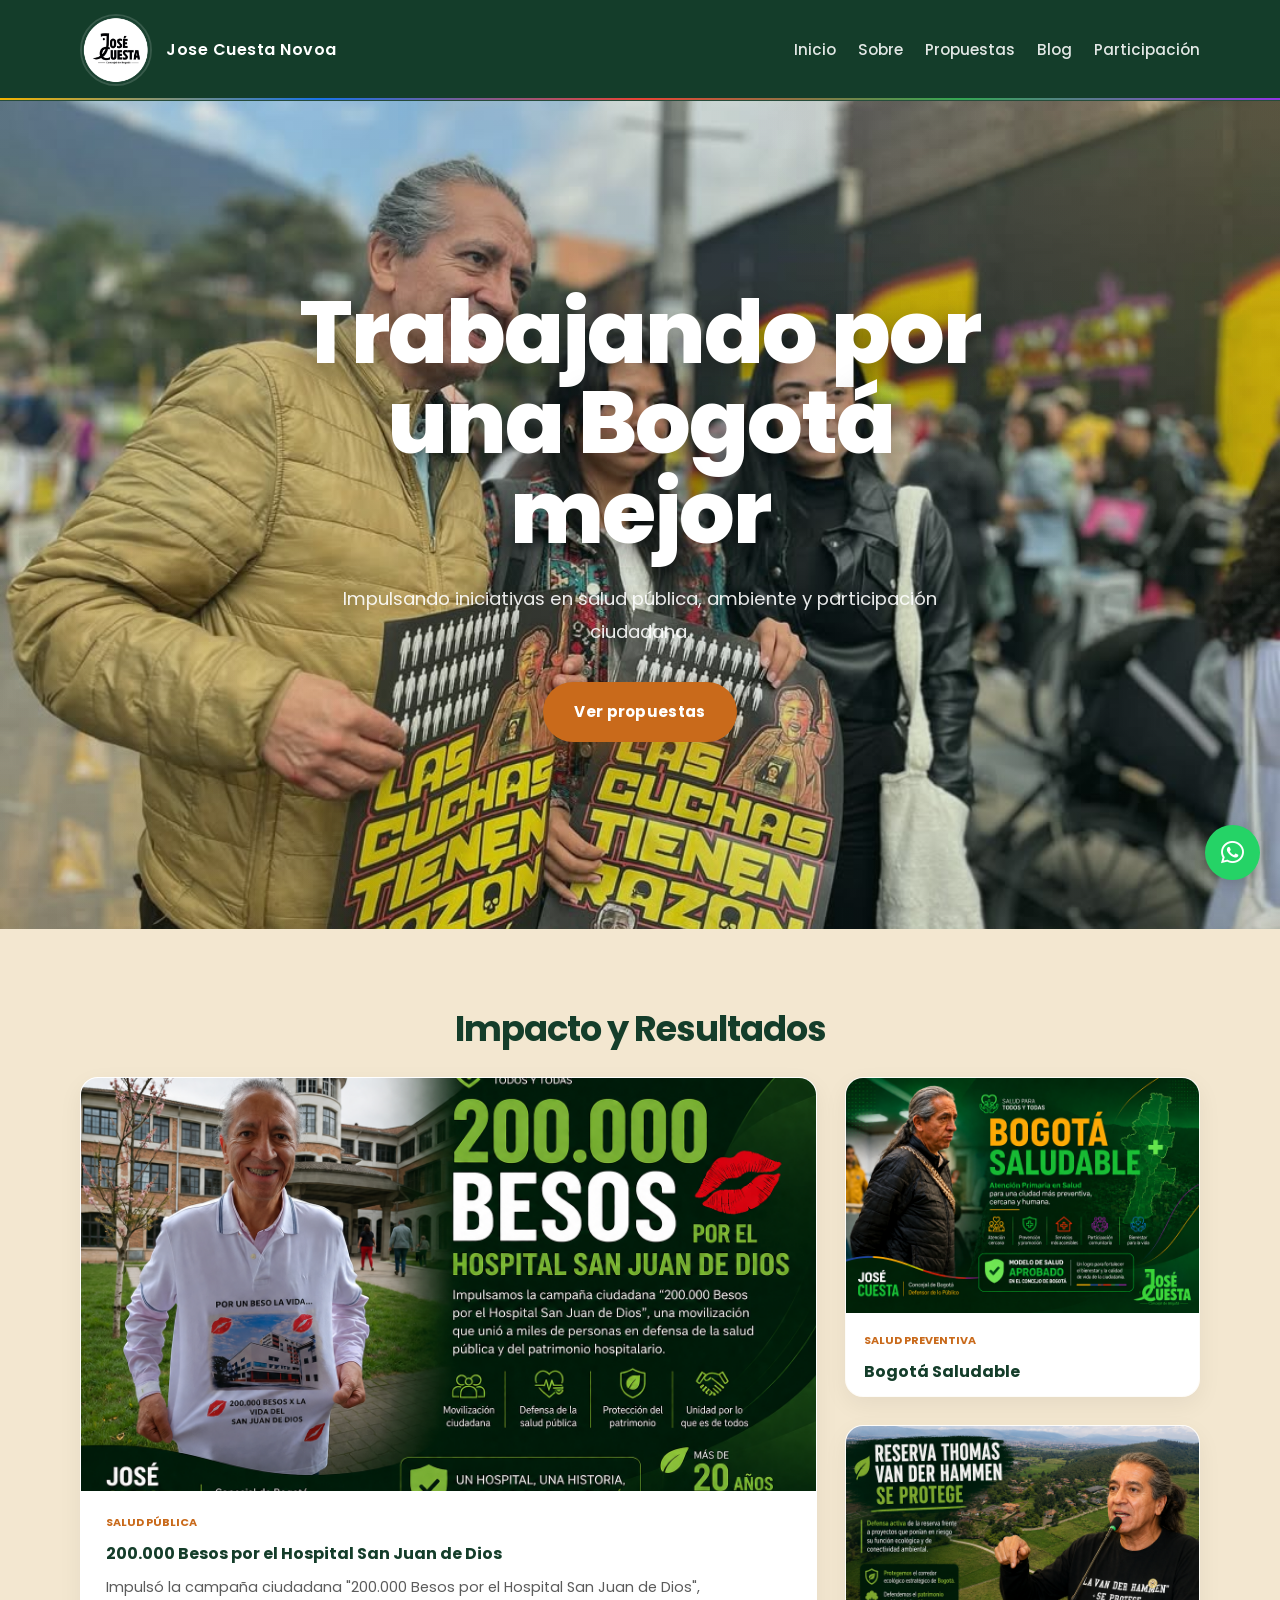
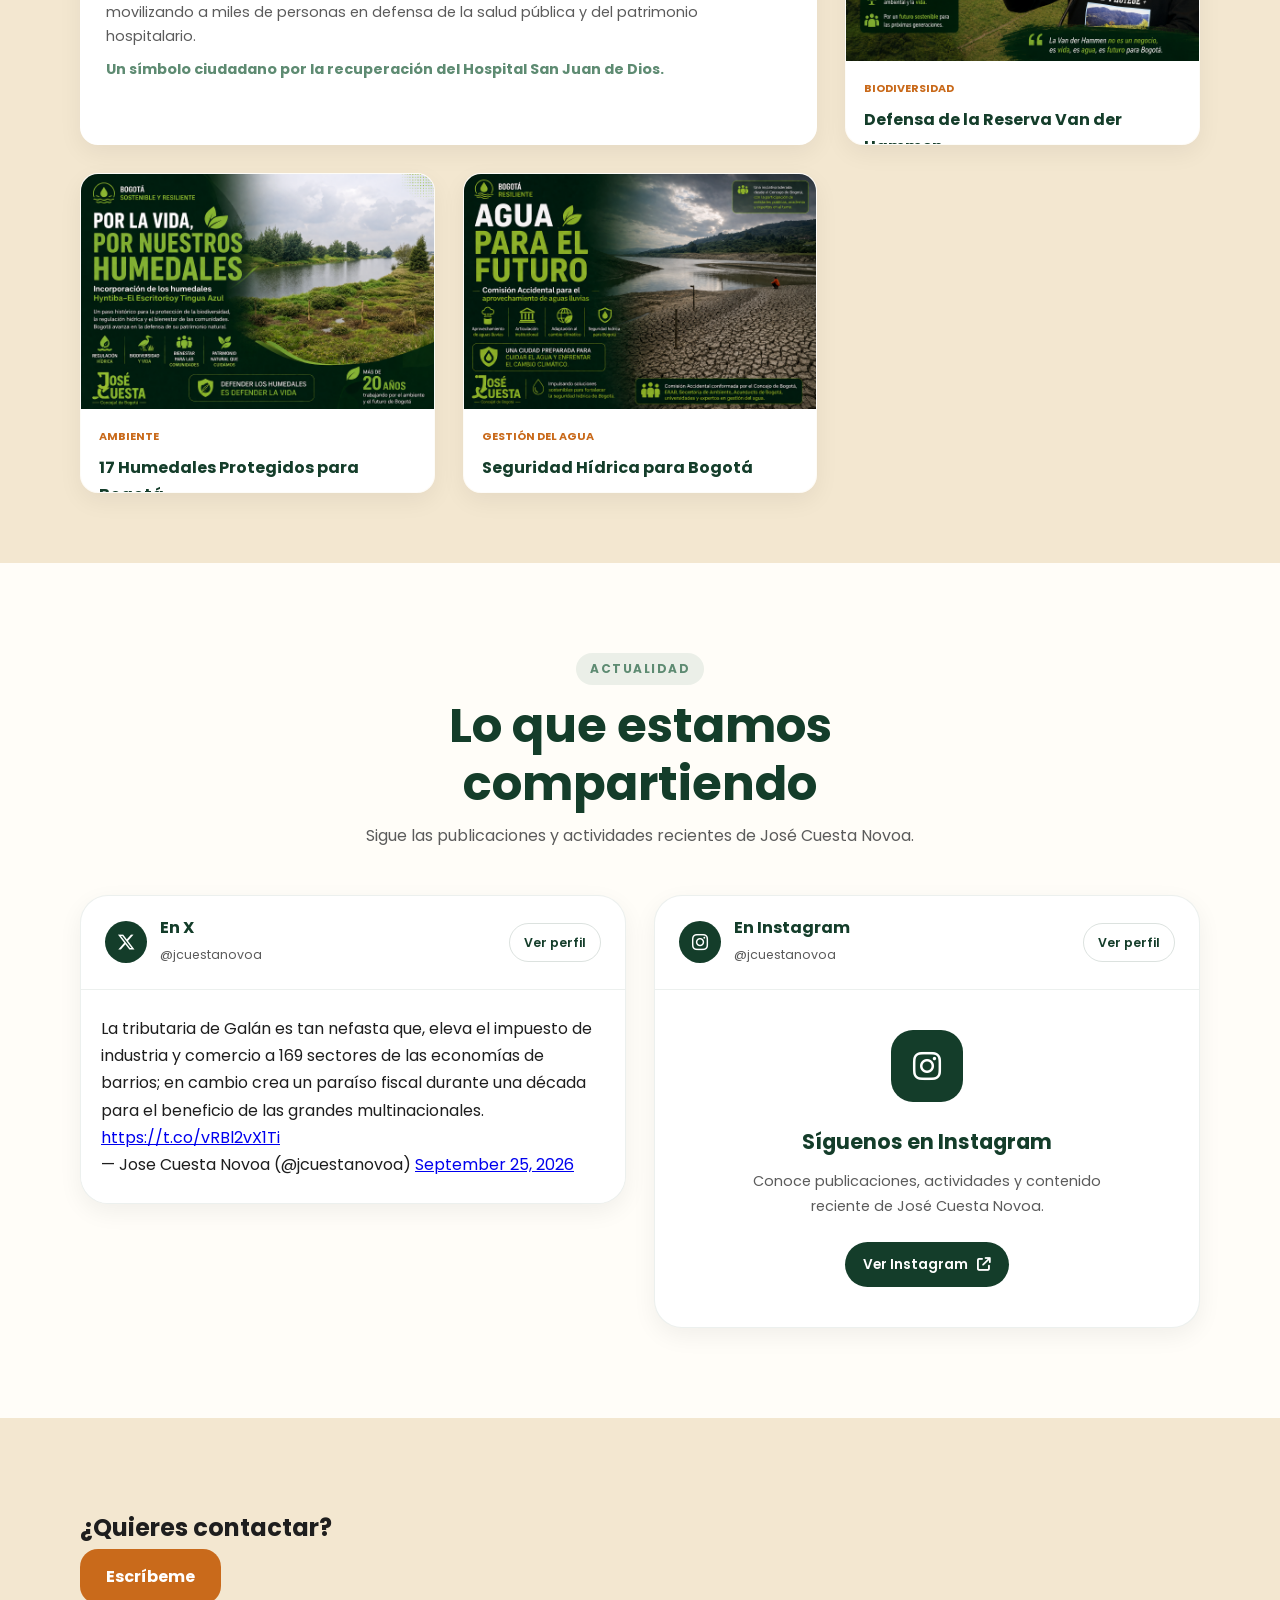
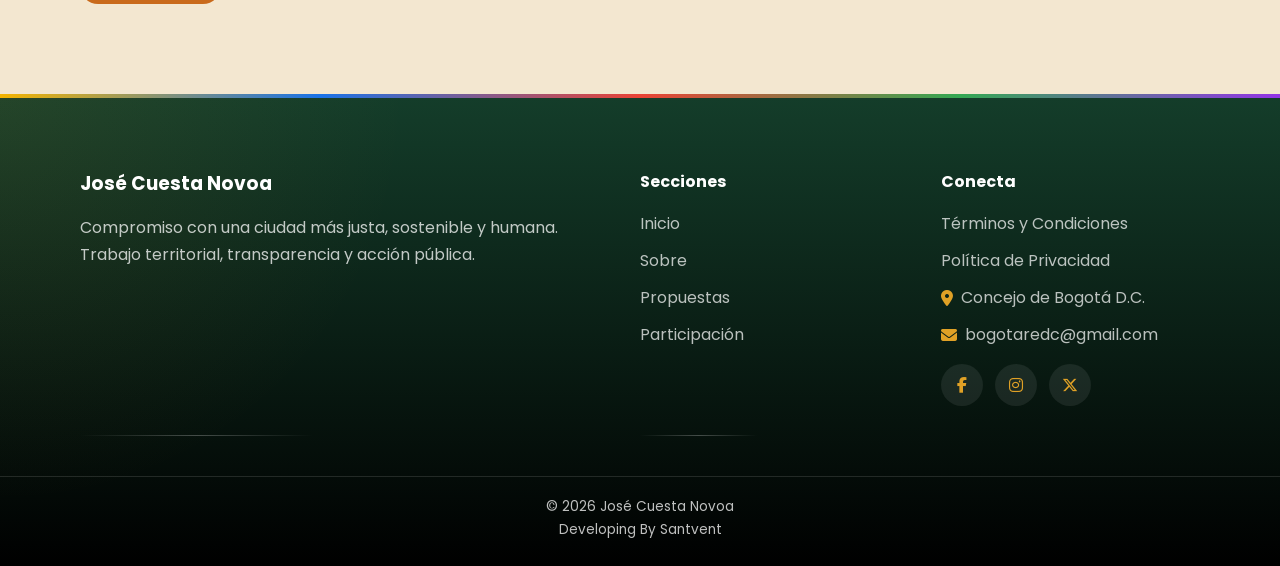
<file: index.html>
<!DOCTYPE html>
<html lang="es">

<head>
  <meta charset="UTF-8">
  <meta name="viewport" content="width=device-width, initial-scale=1.0">

  <!-- TÍTULO -->
  <title>José Cuesta Novoa | Página Oficial</title>

  <!-- SEO -->
  <meta name="description"
    content="Página oficial de José Cuesta Novoa. Propuestas, participación ciudadana, ambiente, salud pública y compromiso social por Bogotá.">

  <meta name="keywords"
    content="José Cuesta, Bogotá, concejal, participación ciudadana, ambiente, salud pública, propuestas, jose cuesta">

  <meta name="author" content="José Cuesta Novoa">

  <meta name="robots" content="index, follow">

  <meta name="theme-color" content="#0f172a">

  <!-- CANONICAL -->
  <link rel="canonical" href="https://josecuestanovoa.com/">

  <!-- FAVICONS -->
  <link rel="icon" href="/assets/img/android-chrome-512x512.png">
  <link rel="apple-touch-icon" href="/assets/img/apple-touch-icon.png">

  <!-- OPEN GRAPH -->
  <meta property="og:title" content="José Cuesta Novoa | Página Oficial">

  <meta property="og:description"
    content="Conoce propuestas, iniciativas y proyectos enfocados en una Bogotá más justa, sostenible y humana.">

  <meta property="og:image" content="https://josecuestanovoa.com/assets/img/preview.png">

  <meta property="og:url" content="https://josecuestanovoa.com">

  <meta property="og:type" content="website">

  <meta property="og:locale" content="es_CO">

  <!-- TWITTER / X -->
  <meta name="twitter:card" content="summary_large_image">

  <meta name="twitter:title" content="José Cuesta Novoa | Página Oficial">

  <meta name="twitter:description" content="Propuestas e iniciativas para una Bogotá más justa y sostenible.">

  <meta name="twitter:image" content="https://josecuestanovoa.com/assets/img/preview.png">

  <!-- GOOGLE FONTS -->
  <link rel="preconnect" href="https://fonts.googleapis.com">

  <link rel="preconnect" href="https://fonts.gstatic.com" crossorigin>

  <link href="https://fonts.googleapis.com/css2?family=Poppins:wght@300;400;500;600;700;800&display=swap"
    rel="stylesheet">

  <!-- FONT AWESOME -->
  <link rel="stylesheet" href="https://cdnjs.cloudflare.com/ajax/libs/font-awesome/6.5.0/css/all.min.css">

  <!-- CSS -->
  <link rel="stylesheet" href="/assets/css/sections.css">
  <link rel="stylesheet" href="/assets/css/styles.css">
  <link rel="stylesheet" href="/assets/css/hero-home.css">
  <link rel="stylesheet" href="/assets/css/whatsapp.css">
  <link rel="stylesheet" href="/assets/css/feed.css">

</head>

<body>

  <!-- HEADER -->
  <header>
    <div class="container">

      <div class="brand">
        <img src="/assets/img/Logo.png" alt="Logo - Jose Cuesta Novoa" class="logo">
        <h1>Jose Cuesta Novoa</h1>
      </div>

      <div class="menu-toggle" id="menuToggle">
        <i class="fa-solid fa-bars"></i>
      </div>

      <nav id="navMenu">
        <a href="index.html">Inicio</a>
        <a href="pages/sobre.html">Sobre</a>
        <a href="pages/propuestas.html">Propuestas</a>
        <a href="pages/blog.html">Blog</a>
        <a href="pages/participacion.html">Participación</a>
      </nav>

    </div>
  </header>

  <main>

    <!-- HERO -->
    <section class="hero hero-home">
      <div class="container">
        <h2>Trabajando por una Bogotá mejor</h2>

        <p>
          Impulsando iniciativas en salud pública, ambiente y participación ciudadana.
        </p>
        <a href="pages/propuestas.html" class="btn">Ver propuestas</a>
      </div>
    </section>

    <!-- DESTACADOS -->

    <section class="highlights">

      <div class="container">

        <h2 class="titulo-cards-index">
          Impacto y Resultados
        </h2>

        <div class="cards">

          <!-- CARD 1 chekeada -->

          <div class="card featured">

            <img src="assets/img/sanjuandedios.png" alt="200.000 Besos por el Hospital San Juan de Dios"
              data-title="200.000 Besos por el Hospital San Juan de Dios"
              data-desc="José Cuesta Novoa impulsó la campaña ciudadana '200.000 Besos por el Hospital San Juan de Dios', una iniciativa simbólica que reunió a miles de ciudadanos en defensa de la reapertura del hospital. La movilización fortaleció el debate público sobre la recuperación de este patrimonio histórico y su importancia para la salud pública en Colombia.">

            <div class="card-overlay">
              <p>Conoce la historia</p>
            </div>

            <div class="card-content">

              <span class="card-tag">
                Salud Pública
              </span>

              <h3>
                200.000 Besos por el Hospital San Juan de Dios
              </h3>

              <p>
                Impulsó la campaña ciudadana "200.000 Besos por el Hospital San Juan de Dios",
                movilizando a miles de personas en defensa de la salud pública y del patrimonio hospitalario.
              </p>

              <p class="card-metric">
                Un símbolo ciudadano por la recuperación del Hospital San Juan de Dios.
              </p>

            </div>

          </div>



          <!-- CARD 2 chekeada-->

          <div class="card">

            <img src="assets/img/salud-preventiva.png" alt="Bogotá Saludable" data-title="Bogotá Saludable"
              data-desc="Como autor del Proyecto de Acuerdo No. 114 de 2025, José Cuesta Novoa impulsó la institucionalización del Modelo de Atención Primaria en Salud 'Bogotá Saludable'. La iniciativa, aprobada por el Concejo de Bogotá, fortalece la prevención, la atención territorial, el trabajo comunitario y el acceso oportuno a los servicios de salud, consolidando un enfoque que reconoce la salud como un derecho.">
            <div class="card-overlay">
              <p>Conoce la historia</p>
            </div>

            <div class="card-content">

              <span class="card-tag">
                Salud Preventiva
              </span>

              <h3>
                Bogotá Saludable
              </h3>

              <p>
                Autor del Proyecto de Acuerdo que fortalece la Atención Primaria en Salud, promoviendo la prevención, el
                trabajo comunitario y una atención más cercana.
              </p>

              <p class="card-metric">
                Salud preventiva con enfoque territorial y comunitario.
              </p>

            </div>

          </div>



          <!-- CARD 3 chekeada -->

          <div class="card">

            <img src="assets/img/Jose-Cuesta-vanderhammer.jpeg" alt="Reserva Thomas Van der Hammen"
              data-title="Defensa de la Reserva Van der Hammen"
              data-desc="José Cuesta Novoa ha mantenido una defensa permanente de la Reserva Thomas Van der Hammen, rechazando propuestas que implican la sustracción y fragmentación de áreas protegidas. A través del control político y la participación en acciones ciudadanas, ha promovido la protección de este corredor ecológico estratégico para la biodiversidad, el agua y la conectividad ambiental de Bogotá.">
            <div class="card-overlay">
              <p>Conoce la historia</p>
            </div>

            <div class="card-content">

              <span class="card-tag">
                Biodiversidad
              </span>

              <h3>
                Defensa de la Reserva Van der Hammen
              </h3>

              <p>
                Hemos promovido acciones de control político y defensa ambiental para proteger uno de los corredores
                ecológicos más importantes de Bogotá.
              </p>

              <p class="card-metric">
                Protección del agua, la biodiversidad y la conectividad ecológica.
              </p>

            </div>

          </div>



          <!-- CARD 4 checkeada -->

          <div class="card">

            <img src="assets/img/humedales.png" alt="17 Humedales Protegidos para Bogotá"
              data-title="17 Humedales Protegidos para Bogotá"
              data-desc="José Cuesta Novoa impulsó el Proyecto de Acuerdo No. 141 de 2023, mediante el cual se promovió la incorporación de los humedales Hyntiba–El Escritorio y Tingua Azul como Parques Ecológicos Distritales de Humedal. Con esta iniciativa, Bogotá pasó de tener 15 a 17 humedales oficialmente protegidos, fortaleciendo la protección de sus ecosistemas estratégicos.">


            <div class="card-overlay">
              <p>Conoce la historia</p>
            </div>

            <div class="card-content">

              <span class="card-tag">
                Ambiente
              </span>

              <h3>
                17 Humedales Protegidos para Bogotá
              </h3>

              <p>
                Impulsamos la protección oficial de los humedales Hyntiba-El Escritorio y Tingua Azul, fortaleciendo la
                red
                ecológica de la ciudad.
              </p>

              <p class="card-metric">
                Bogotá pasó de 15 a 17 humedales oficialmente protegidos.
              </p>

            </div>

          </div>



          <!-- CARD 5 -->

          <div class="card">
            <img src="assets/img/seguridadhidrica.png" alt="Seguridad Hídrica para Bogotá"
              data-title="Seguridad Hídrica para Bogotá"
              data-desc="Promovió la creación de una comisión interinstitucional para impulsar el aprovechamiento de aguas lluvias y fortalecer la seguridad hídrica de Bogotá. La iniciativa busca preparar a la ciudad frente a los desafíos del cambio climático y garantizar un uso más eficiente del recurso hídrico.">

            <div class="card-overlay">
              <p>Conoce la historia</p>
            </div>

            <div class="card-content">

              <span class="card-tag">
                Gestión del Agua
              </span>

              <h3>
                Seguridad Hídrica para Bogotá
              </h3>

              <p>
                Lideramos una comisión para impulsar el aprovechamiento de aguas lluvias y promover soluciones
                sostenibles frente a la crisis hídrica de Bogotá.
              </p>

              <p class="card-metric">
                Aprovechar el agua lluvia hoy para garantizar el agua del mañana.
              </p>

            </div>

          </div>

        </div>

      </div>

    </section>
    <!-- =========================
     ACTUALIDAD EN REDES
========================= -->

    <section class="social-feed">

      <div class="container">

        <div class="social-feed-header">
          <span class="social-feed-tag">ACTUALIDAD</span>

          <h2>Lo que estamos compartiendo</h2>

          <p>
            Sigue las publicaciones y actividades recientes de José Cuesta Novoa.
          </p>
        </div>


        <div class="social-feed-grid">

          <!-- =========================
           X
      ========================= -->

          <article class="social-feed-card">

            <div class="social-card-header">

              <div class="social-card-title">
                <i class="fa-brands fa-x-twitter"></i>

                <div>
                  <h3>En X</h3>
                  <span>@jcuestanovoa</span>
                </div>
              </div>

              <a href="https://x.com/jcuestanovoa" target="_blank" rel="noopener noreferrer" class="social-follow">
                Ver perfil
              </a>

            </div>

            <div class="x-feed">

              <blockquote class="twitter-tweet">
                <p lang="es" dir="ltr">
                  La tributaria de Galán es tan nefasta que, eleva el impuesto de industria y comercio a 169 sectores de
                  las economías de barrios; en cambio crea un paraíso fiscal durante una década para el beneficio de las
                  grandes multinacionales.
                  <a href="https://t.co/vRBl2vX1Ti">https://t.co/vRBl2vX1Ti</a>
                </p>
                &mdash; Jose Cuesta Novoa (@jcuestanovoa)
                <a href="https://x.com/jcuestanovoa/status/2103567281959628981">
                  September 25, 2026
                </a>
              </blockquote>

            </div>

          </article>

          <script async src="https://platform.x.com/widgets.js" charset="utf-8"></script>

          <!-- =========================
           INSTAGRAM
      ========================= -->

          <article class="social-feed-card">

            <div class="social-card-header">

              <div class="social-card-title">

                <i class="fa-brands fa-instagram"></i>

                <div>
                  <h3>En Instagram</h3>
                  <span>@jcuestanovoa</span>
                </div>

              </div>

              <a href="https://instagram.com/jcuestanovoa/" target="_blank" rel="noopener noreferrer"
                class="social-follow">
                Ver perfil
              </a>

            </div>


            <div class="instagram-feed">

              <div class="instagram-placeholder">

                <div class="instagram-placeholder-icon">
                  <i class="fa-brands fa-instagram"></i>
                </div>

                <h3>Síguenos en Instagram</h3>

                <p>
                  Conoce publicaciones, actividades y contenido
                  reciente de José Cuesta Novoa.
                </p>

                <a href="https://instagram.com/jcuestanovoa/" target="_blank" rel="noopener noreferrer"
                  class="instagram-button">
                  Ver Instagram
                  <i class="fa-solid fa-arrow-up-right-from-square"></i>
                </a>

              </div>

            </div>

          </article>

        </div>

      </div>

    </section>




    <!-- CTA -->
    <section class="cta">
      <div class="container">
        <h2>¿Quieres contactar?</h2>
        <a href="pages/participacion.html" class="btn">Escríbeme</a>
      </div>
    </section>

  </main>

  <div class="footer-pacto"></div>

  <!-- FOOTER -->
  <footer class="footer">
    <div class="container footer-grid">

      <div class="footer-brand">
        <h3>José Cuesta Novoa</h3>
        <p>Compromiso con una ciudad más justa, sostenible y humana. Trabajo territorial, transparencia y acción
          pública.</p>
      </div>

      <div class="footer-links">
        <h4>Secciones</h4>
        <a href="index.html">Inicio</a>
        <a href="pages/sobre.html">Sobre</a>
        <a href="pages/propuestas.html">Propuestas</a>
        <!-- <a href="pages/blog.html">Blog</a>-->
        <a href="pages/participacion.html">Participación</a>
      </div>

      <div class="footer-social">
        <h4>Conecta</h4>
        <a href="pages/terminos.html">Términos y Condiciones</a>
        <a href="pages/politica.html">Política de Privacidad</a>
        <a href="https://maps.app.goo.gl/qTK4TCnRMVVfSSFx6" target="_blank">
          <i class="fa-solid fa-location-dot"></i> Concejo de Bogotá D.C.
        </a> <a href="mailto:bogotaredc@gmail.com?subject=Contacto%20desde%20la%20web">
          <i class="fa-solid fa-envelope"></i> bogotaredc@gmail.com
        </a>

        <div class="social-icons">
          <a href="https://www.facebook.com/jcuestanovoa/"><i class="fa-brands fa-facebook-f"></i></a>
          <a href="https://instagram.com/jcuestanovoa/"><i class="fa-brands fa-instagram"></i></a>
          <a href="https://x.com/jcuestanovoa"><i class="fa-brands fa-x-twitter"></i></a>
        </div>
      </div>
    </div>



    <div class="footer-bottom">
      <p>© 2026 José Cuesta Novoa</p>
      <p>Developing By Santvent</p>
    </div>
  </footer>
  <a href="https://wa.me/573102286012" class="whatsapp-float" target="_blank">
    <i class="fa-brands fa-whatsapp"></i>
  </a>
  <div id="imageModal" class="modal">
    <span class="close">&times;</span>

    <div class="modal-wrapper">
      <img class="modal-content" id="modalImg">

      <div class="modal-info">
        <h3 id="modalTitle"></h3>
        <p id="modalDesc"></p>
      </div>
    </div>
  </div>


  <script src="/assets/js/scriptZoomImg.js"></script>
  <script src="/assets/js/menu.js"></script>
</body>

</html>
</file>
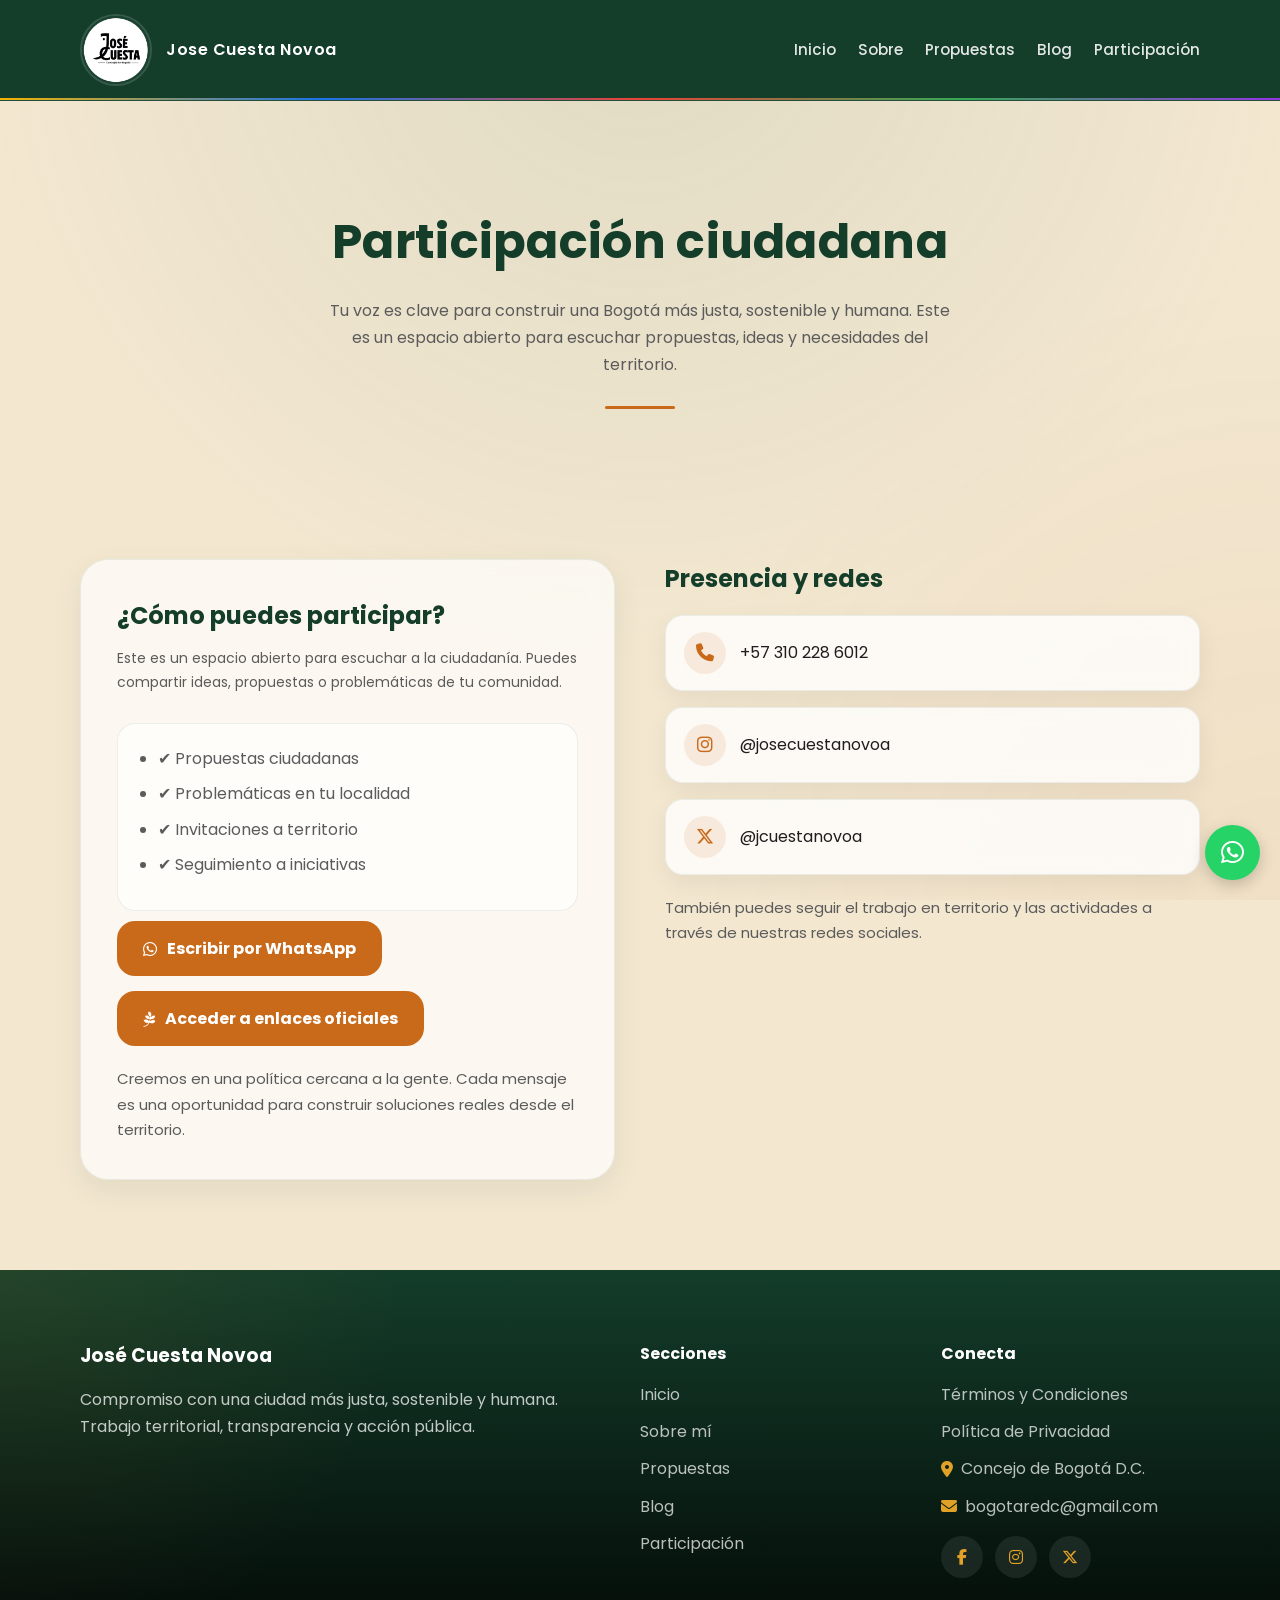
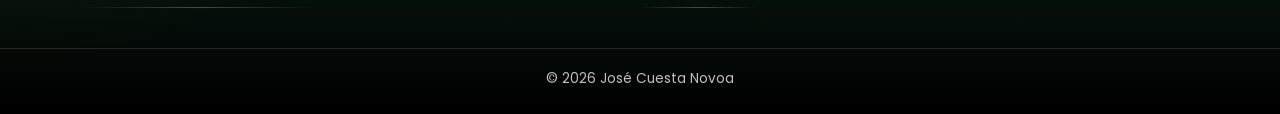
<file: pages/contacto.html>
<!DOCTYPE html>
<html lang="es">

<head>
  <meta charset="UTF-8">
  <meta name="viewport" content="width=device-width, initial-scale=1.0">

  <!-- TÍTULO -->
  <title>Participación Ciudadana | José Cuesta Novoa</title>

  <!-- SEO -->
  <meta name="description"
    content="Espacio de participación ciudadana para compartir propuestas, inquietudes y aportes relacionados con Bogotá, el ambiente, la salud pública y el desarrollo social.">

  <meta name="keywords"
    content="participación ciudadana, José Cuesta Novoa, Bogotá, contacto, propuestas ciudadanas, ambiente, salud pública, comunidad">

  <meta name="author" content="José Cuesta Novoa">

  <meta name="robots" content="index, follow">

  <meta name="theme-color" content="#0f172a">

  <!-- CANONICAL -->
  <link rel="canonical" href="https://tudominio.com/pages/contacto.html">

  <!-- FAVICONS -->
  <link rel="icon" href="/assets/img/android-chrome-512x512.png">
  <link rel="apple-touch-icon" href="/assets/img/apple-touch-icon.png">

  <!-- OPEN GRAPH -->
  <meta property="og:title"
    content="Participación Ciudadana | José Cuesta Novoa">

  <meta property="og:description"
    content="Comparte tus ideas, propuestas e inquietudes para construir una Bogotá más justa, sostenible y participativa.">

  <meta property="og:image"
    content="https://tudominio.com/assets/img/preview.png">

  <meta property="og:url"
    content="https://tudominio.com/pages/contacto.html">

  <meta property="og:type" content="website">

  <meta property="og:locale" content="es_CO">

  <!-- TWITTER / X -->
  <meta name="twitter:card" content="summary_large_image">

  <meta name="twitter:title"
    content="Participación Ciudadana | José Cuesta Novoa">

  <meta name="twitter:description"
    content="Un espacio abierto para fortalecer el diálogo y la participación ciudadana en Bogotá.">

  <meta name="twitter:image"
    content="https://tudominio.com/assets/img/preview.png">

  <!-- GOOGLE FONTS -->
  <link rel="preconnect" href="https://fonts.googleapis.com">

  <link rel="preconnect" href="https://fonts.gstatic.com" crossorigin>

  <link href="https://fonts.googleapis.com/css2?family=Poppins:wght@300;400;500;600;700;800&display=swap"
    rel="stylesheet">

  <!-- FONT AWESOME -->
  <link rel="stylesheet"
    href="https://cdnjs.cloudflare.com/ajax/libs/font-awesome/6.5.0/css/all.min.css">

  <!-- CSS -->
  <link rel="stylesheet" href="/assets/css/styles.css">
  <link rel="stylesheet" href="/assets/css/sections.css">
  <link rel="stylesheet" href="/assets/css/contacto.css">
  <link rel="stylesheet" href="/assets/css/whatsapp.css">

</head>

<body>

  <!-- HEADER -->
  <header>
    <div class="container">
      <div class="brand">
        <img src="/assets/img/Logo.png" class="logo" alt="Logo">
        <h1>Jose Cuesta Novoa</h1>
      </div>

      <nav>
        <a href="../index.html">Inicio</a>
        <a href="sobre.html">Sobre</a>
        <a href="propuestas.html">Propuestas</a>
        <a href="blog.html">Blog</a>
        <a href="contacto.html">Participación</a>
      </nav>
    </div>
  </header>

  <main>

    <section class="header-simple">
      <div class="container">
        <h2>Participación ciudadana</h2>
        <p>
          Tu voz es clave para construir una Bogotá más justa, sostenible y humana.
          Este es un espacio abierto para escuchar propuestas, ideas y necesidades del territorio.
        </p>
      </div>
    </section>

    <!-- PARTICIPACIÓN -->
    <section class="contacto">
      <div class="container contacto-grid">

        <!-- BLOQUE PRINCIPAL -->
        <div class="contacto-form">

          <h2>¿Cómo puedes participar?</h2>

          <p class="form-subtext">
            Este es un espacio abierto para escuchar a la ciudadanía.
            Puedes compartir ideas, propuestas o problemáticas de tu comunidad.
          </p>

          <div class="contacto-tipos">
            <ul>
              <li>✔ Propuestas ciudadanas</li>
              <li>✔ Problemáticas en tu localidad</li>
              <li>✔ Invitaciones a territorio</li>
              <li>✔ Seguimiento a iniciativas</li>
            </ul>
          </div>

          <div class="contacto-actions">
            <a href="https://wa.me/573102286012" target="_blank" class="btn">
              <i style="margin-right: 10px;" class="fa-brands fa-whatsapp"></i> Escribir por WhatsApp
            </a>

            <a href="https://bogotaredc-cryp.github.io/links-pacto/" target="_blank" class="btn btn-outline">
              <i style="margin-right: 10px;" class="fa-brands fa-pagelines"></i> Acceder a enlaces oficiales
            </a>
          </div>

          <p class="contacto-extra">
            Creemos en una política cercana a la gente. Cada mensaje es una oportunidad para construir soluciones reales
            desde el territorio.
          </p>

        </div>

        <!-- INFO -->
        <div class="contacto-info">

          <h2>Presencia y redes</h2>

          <div class="info-item">
            <a href="https://wa.me/573102286012" target="_blank">
              <i class="fa-solid fa-phone"></i>
              <span>+57 310 228 6012</span>
            </a>
          </div>

          <div class="info-item">
            <a href="https://instagram.com/jcuestanovoa/" target="_blank">
              <i class="fa-brands fa-instagram"></i>
              <span>@josecuestanovoa</span>
            </a>
          </div>

          <div class="info-item">
            <a href="https://x.com/jcuestanovoa" target="_blank">
              <i class="fa-brands fa-x-twitter"></i>
              <span>@jcuestanovoa</span>
            </a>
          </div>

          <p class="contacto-extra">
            También puedes seguir el trabajo en territorio y las actividades a través de nuestras redes sociales.
          </p>

        </div>

      </div>
    </section>

  </main>

  <!-- FOOTER -->
  <footer class="footer">
    <div class="container footer-grid">

      <div class="footer-brand">
        <h3>José Cuesta Novoa</h3>
        <p>
         Compromiso con una ciudad más justa, sostenible y humana. Trabajo territorial, transparencia y acción pública.
        </p>
      </div>

      <div class="footer-links">
        <h4>Secciones</h4>
        <a href="/index.html">Inicio</a>
        <a href="sobre.html">Sobre mí</a>
        <a href="propuestas.html">Propuestas</a>
        <a href="blog.html">Blog</a>
        <a href="contacto.html">Participación</a>
      </div>

      <div class="footer-social">
        <h4>Conecta</h4>
        <a href="terminos.html">Términos y Condiciones</a>
        <a href="politica.html">Política de Privacidad</a>
        <a href="https://maps.app.goo.gl/qTK4TCnRMVVfSSFx6" target="_blank">
          <i class="fa-solid fa-location-dot"></i> Concejo de Bogotá D.C.
        </a> <a href="mailto:bogotaredc@gmail.com?subject=Contacto%20desde%20la%20web">
          <i class="fa-solid fa-envelope"></i> bogotaredc@gmail.com
        </a>
        <div class="social-icons">
          <a href="https://www.facebook.com/jcuestanovoa/"><i class="fa-brands fa-facebook-f"></i></a>
          <a href="https://instagram.com/jcuestanovoa/"><i class="fa-brands fa-instagram"></i></a>
          <a href="https://x.com/jcuestanovoa"><i class="fa-brands fa-x-twitter"></i></a>
        </div>
      </div>

    </div>

    <div class="footer-bottom">
      <p>© 2026 José Cuesta Novoa</p>
    </div>
  </footer>

  <!-- BOTÓN WHATSAPP -->
  <a href="https://wa.me/573102286012" class="whatsapp-float" target="_blank">
    <i class="fa-brands fa-whatsapp"></i>
  </a>

</body>

</html>
</file>
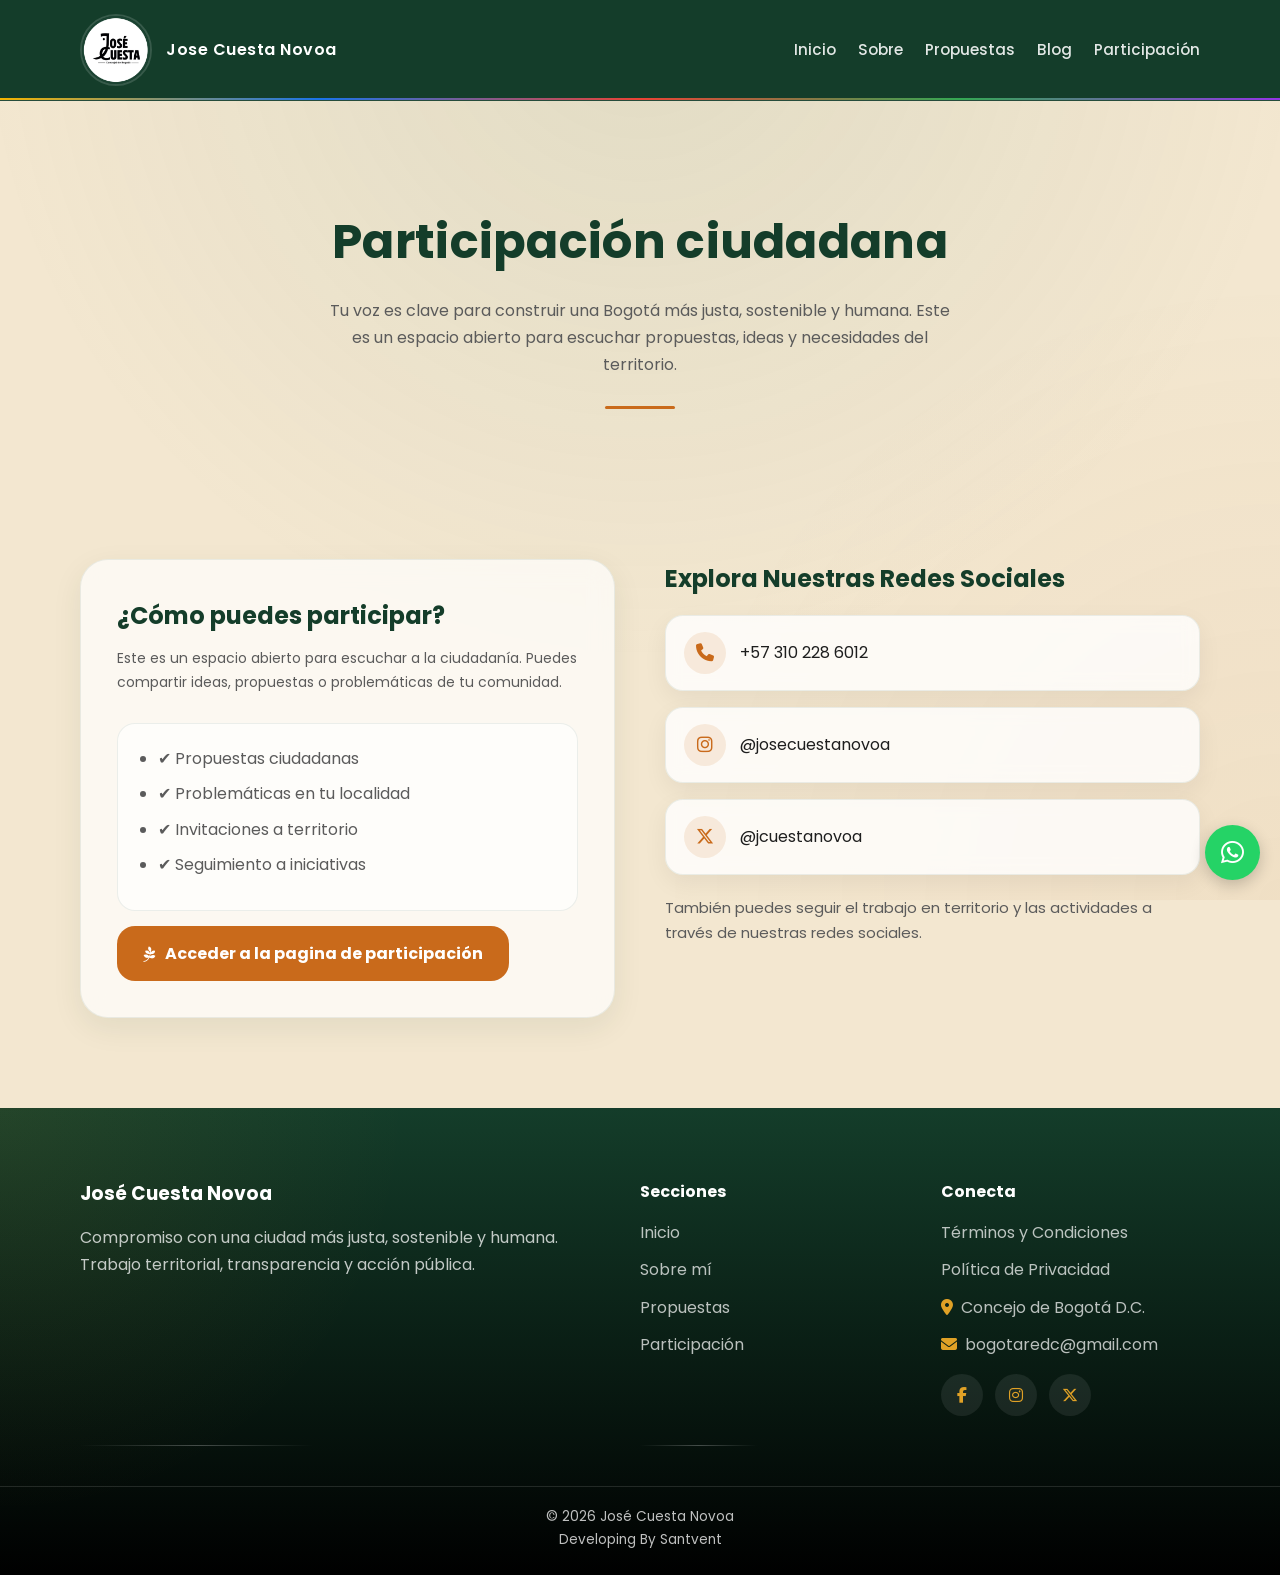
<file: pages/participacion.html>
<!DOCTYPE html>
<html lang="es">

<head>
  <meta charset="UTF-8">
  <meta name="viewport" content="width=device-width, initial-scale=1.0">

  <!-- TÍTULO -->
  <title>Participación Ciudadana | José Cuesta Novoa</title>

  <!-- SEO -->
  <meta name="description"
    content="Espacio de participación ciudadana para compartir propuestas, inquietudes y aportes relacionados con Bogotá, el ambiente, la salud pública y el desarrollo social.">

  <meta name="keywords"
    content="participación ciudadana, José Cuesta Novoa, Bogotá, contacto, propuestas ciudadanas, ambiente, salud pública, comunidad">

  <meta name="author" content="José Cuesta Novoa">

  <meta name="robots" content="index, follow">

  <meta name="theme-color" content="#0f172a">

  <!-- CANONICAL -->
  <link rel="canonical" href="https://josecuestanovoa.com/pages/participacion.html">

  <!-- FAVICONS -->
  <link rel="icon" href="/assets/img/android-chrome-512x512.png">
  <link rel="apple-touch-icon" href="/assets/img/apple-touch-icon.png">

  <!-- OPEN GRAPH -->
  <meta property="og:title" content="Participación Ciudadana | José Cuesta Novoa">

  <meta property="og:description"
    content="Comparte tus ideas, propuestas e inquietudes para construir una Bogotá más justa, sostenible y participativa.">

  <meta property="og:image" content="https://josecuestanovoa.com/assets/img/preview.png">

  <meta property="og:url" content="https://josecuestanovoa.com/pages/participacion.html">

  <meta property="og:type" content="website">

  <meta property="og:locale" content="es_CO">

  <!-- TWITTER / X -->
  <meta name="twitter:card" content="summary_large_image">

  <meta name="twitter:title" content="Participación Ciudadana | José Cuesta Novoa">

  <meta name="twitter:description"
    content="Un espacio abierto para fortalecer el diálogo y la participación ciudadana en Bogotá.">

  <meta name="twitter:image" content="https://josecuestanovoa.com/assets/img/preview.png">

  <!-- GOOGLE FONTS -->
  <link rel="preconnect" href="https://fonts.googleapis.com">

  <link rel="preconnect" href="https://fonts.gstatic.com" crossorigin>

  <link href="https://fonts.googleapis.com/css2?family=Poppins:wght@300;400;500;600;700;800&display=swap"
    rel="stylesheet">

  <!-- FONT AWESOME -->
  <link rel="stylesheet" href="https://cdnjs.cloudflare.com/ajax/libs/font-awesome/6.5.0/css/all.min.css">

  <!-- CSS -->
  <link rel="stylesheet" href="/assets/css/styles.css">
  <link rel="stylesheet" href="/assets/css/sections.css">
  <link rel="stylesheet" href="/assets/css/contacto.css">
  <link rel="stylesheet" href="/assets/css/whatsapp.css">

</head>

<body>

  <!-- HEADER -->
  <header>
    <div class="container">

      <div class="brand">
        <img src="/assets/img/Logo.png" alt="Logo" class="logo">
        <h1>Jose Cuesta Novoa</h1>
      </div>

      <div class="menu-toggle" id="menuToggle">
        <i class="fa-solid fa-bars"></i>
      </div>

      <nav id="navMenu">
        <a href="/index.html">Inicio</a>
        <a href="sobre.html">Sobre</a>
        <a href="propuestas.html">Propuestas</a>
        <a href="blog.html">Blog</a>
        <a href="participacion.html">Participación</a>
      </nav>

    </div>
  </header>

  <main>

    <section class="header-simple">
      <div class="container">
        <h2>Participación ciudadana</h2>
        <p>
          Tu voz es clave para construir una Bogotá más justa, sostenible y humana.
          Este es un espacio abierto para escuchar propuestas, ideas y necesidades del territorio.
        </p>
      </div>
    </section>

    <!-- PARTICIPACIÓN -->
    <section class="contacto">
      <div class="container contacto-grid">

        <!-- BLOQUE PRINCIPAL -->
        <div class="contacto-form">

          <h2>¿Cómo puedes participar?</h2>

          <p class="form-subtext">
            Este es un espacio abierto para escuchar a la ciudadanía.
            Puedes compartir ideas, propuestas o problemáticas de tu comunidad.
          </p>

          <div class="contacto-tipos">
            <ul>
              <li>✔ Propuestas ciudadanas</li>
              <li>✔ Problemáticas en tu localidad</li>
              <li>✔ Invitaciones a territorio</li>
              <li>✔ Seguimiento a iniciativas</li>
            </ul>
          </div>

          <!--  <div class="contacto-actions">
            <a href="https://registro-besos-bogota.vercel.app/" target="_blank" class="btn">
              <i style="margin-right: 10px;" class="fa-solid fa-book-open"></i> Llena el formulario de participación 
            </a>
-->
          <a style="margin-top:15px;" href="https://participacion.josecuestanovoa.com" target="_blank"
            class="btn btn-outline">
            <i style=" margin-right: 10px;" class="fa-brands fa-pagelines"></i> Acceder a la pagina de participación
          </a>
        </div>
        <div class="contacto-info">

          <h2>Explora Nuestras Redes Sociales</h2>

          <div class="info-item">
            <a href="https://wa.me/573102286012" target="_blank">
              <i class="fa-solid fa-phone"></i>
              <span>+57 310 228 6012</span>
            </a>
          </div>

          <div class="info-item">
            <a href="https://instagram.com/jcuestanovoa/" target="_blank">
              <i class="fa-brands fa-instagram"></i>
              <span>@josecuestanovoa</span>
            </a>
          </div>

          <div class="info-item">
            <a href="https://x.com/jcuestanovoa" target="_blank">
              <i class="fa-brands fa-x-twitter"></i>
              <span>@jcuestanovoa</span>
            </a>
          </div>

          <p class="contacto-extra">
            También puedes seguir el trabajo en territorio y las actividades a través de nuestras redes sociales.
          </p>



          <!-- INFO -->


        </div>
    </section>

  </main>

  <!-- FOOTER -->
  <footer class="footer">
    <div class="container footer-grid">

      <div class="footer-brand">
        <h3>José Cuesta Novoa</h3>
        <p>
          Compromiso con una ciudad más justa, sostenible y humana. Trabajo territorial, transparencia y acción pública.
        </p>
      </div>

      <div class="footer-links">
        <h4>Secciones</h4>
        <a href="/index.html">Inicio</a>
        <a href="sobre.html">Sobre mí</a>
        <a href="propuestas.html">Propuestas</a>
        <!--  <a href="blog.html">Blog</a> -->
        <a href="participacion.html">Participación</a>
      </div>

      <div class="footer-social">
        <h4>Conecta</h4>
        <a href="terminos.html">Términos y Condiciones</a>
        <a href="politica.html">Política de Privacidad</a>
        <a href="https://maps.app.goo.gl/qTK4TCnRMVVfSSFx6" target="_blank">
          <i class="fa-solid fa-location-dot"></i> Concejo de Bogotá D.C.
        </a> <a href="mailto:bogotaredc@gmail.com?subject=Contacto%20desde%20la%20web">
          <i class="fa-solid fa-envelope"></i> bogotaredc@gmail.com
        </a>
        <div class="social-icons">
          <a href="https://www.facebook.com/jcuestanovoa/"><i class="fa-brands fa-facebook-f"></i></a>
          <a href="https://instagram.com/jcuestanovoa/"><i class="fa-brands fa-instagram"></i></a>
          <a href="https://x.com/jcuestanovoa"><i class="fa-brands fa-x-twitter"></i></a>
        </div>
      </div>

    </div>

    <div class="footer-bottom">
      <p>© 2026 José Cuesta Novoa</p>
      <p>Developing By Santvent</p>
    </div>
  </footer>

  <!-- BOTÓN WHATSAPP -->
  <a href="https://wa.me/573102286012" class="whatsapp-float" target="_blank">
    <i class="fa-brands fa-whatsapp"></i>
  </a>
  <script src="/assets/js/menu.js"></script>
</body>

</html>
</file>
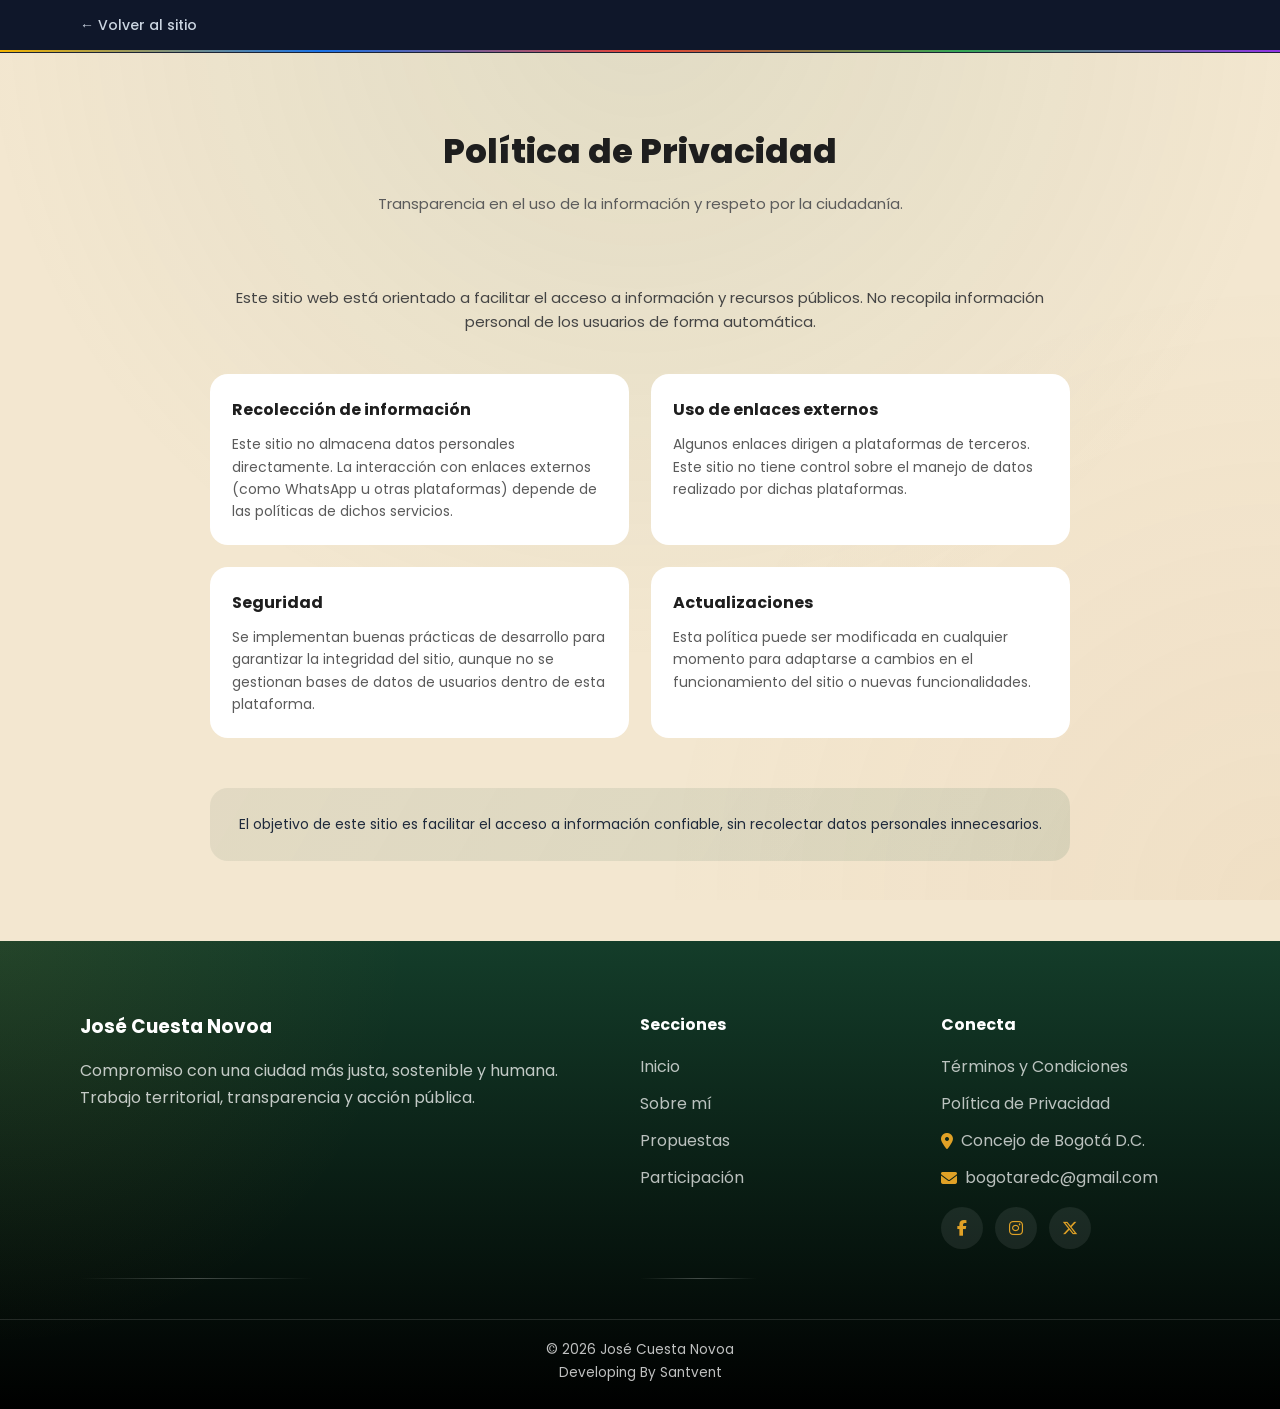
<file: pages/politica.html>
<!DOCTYPE html>
<html lang="es">

<head>
  <meta charset="UTF-8">
  <meta name="viewport" content="width=device-width, initial-scale=1.0">

  <!-- TÍTULO -->
  <title>Política de Privacidad | José Cuesta Novoa</title>

  <!-- SEO -->
  <meta name="description"
    content="Política de privacidad del sitio web oficial de José Cuesta Novoa. Información sobre el tratamiento de datos, protección de la información y uso responsable de los servicios disponibles en la plataforma.">

  <meta name="author" content="José Cuesta Novoa">

  <meta name="robots" content="index, follow">

  <meta name="theme-color" content="#0f172a">

  <!-- CANONICAL -->
  <link rel="canonical" href="https://josecuestanovoa.com/pages/politica.html">

  <!-- FAVICONS -->
  <link rel="icon" href="/assets/img/android-chrome-512x512.png">
  <link rel="apple-touch-icon" href="/assets/img/apple-touch-icon.png">

  <!-- CSS -->
  <link rel="stylesheet" href="/assets/css/styles.css">
  <link rel="stylesheet" href="/assets/css/sections.css">
  <link rel="stylesheet" href="/assets/css/legal.css">

  <!-- FONT AWESOME -->
  <link rel="stylesheet" href="https://cdnjs.cloudflare.com/ajax/libs/font-awesome/6.5.0/css/all.min.css">

  <!-- GOOGLE FONTS -->
  <link rel="preconnect" href="https://fonts.googleapis.com">

  <link rel="preconnect" href="https://fonts.gstatic.com" crossorigin>

  <link href="https://fonts.googleapis.com/css2?family=Poppins:wght@300;400;500;600;700;800&display=swap"
    rel="stylesheet">

</head>

<body>

  <header class="legal-topbar">
    <div class="container">
      <nav aria-label="Navegación legal">
        <a href="/index.html" class="back-link">
          ← Volver al sitio
        </a>
      </nav>
    </div>
  </header>

  <main>

    <!-- HEADER -->
    <section class="legal-header">
      <div class="container">
        <h1>Política de Privacidad</h1>
        <p>Transparencia en el uso de la información y respeto por la ciudadanía.</p>
      </div>
    </section>

    <section class="legal-container">

      <!-- INTRO -->
      <div class="legal-intro">
        <p>
          Este sitio web está orientado a facilitar el acceso a información y recursos públicos.
          No recopila información personal de los usuarios de forma automática.
        </p>
      </div>

      <!-- GRID -->
      <div class="legal-grid">

        <article class="legal-card">
          <h3>Recolección de información</h3>
          <p>
            Este sitio no almacena datos personales directamente. La interacción con enlaces
            externos (como WhatsApp u otras plataformas) depende de las políticas de dichos servicios.
          </p>
        </article>

        <article class="legal-card">
          <h3>Uso de enlaces externos</h3>
          <p>
            Algunos enlaces dirigen a plataformas de terceros. Este sitio no tiene control
            sobre el manejo de datos realizado por dichas plataformas.
          </p>
        </article>

        <article class="legal-card">
          <h3>Seguridad</h3>
          <p>
            Se implementan buenas prácticas de desarrollo para garantizar la integridad del sitio,
            aunque no se gestionan bases de datos de usuarios dentro de esta plataforma.
          </p>
        </article>

        <article class="legal-card">
          <h3>Actualizaciones</h3>
          <p>
            Esta política puede ser modificada en cualquier momento para adaptarse a cambios
            en el funcionamiento del sitio o nuevas funcionalidades.
          </p>
        </article>

      </div>

      <!-- DESTACADO -->
      <div class="legal-highlight">
        <p>
          El objetivo de este sitio es facilitar el acceso a información confiable,
          sin recolectar datos personales innecesarios.
        </p>
      </div>

    </section>

  </main>

  <footer class="footer">
    <div class="container footer-grid">

      <!-- IDENTIDAD -->
      <div class="footer-brand">
        <h3>José Cuesta Novoa</h3>
        <p>
          Compromiso con una ciudad más justa, sostenible y humana.
          Trabajo territorial, transparencia y acción pública.
        </p>
      </div>

      <!-- NAVEGACIÓN -->
      <div class="footer-links">
        <h4>Secciones</h4>
        <a href="/index.html">Inicio</a>
        <a href="sobre.html">Sobre mí</a>
        <a href="propuestas.html">Propuestas</a>
        <!--  <a href="blog.html">Blog</a>-->
        <a href="participacion.html">Participación</a>
      </div>

      <div class="footer-social">
        <h4>Conecta</h4>
        <a href="terminos.html">Términos y Condiciones</a>
        <a href="politica.html">Política de Privacidad</a>
        <a href="https://maps.app.goo.gl/qTK4TCnRMVVfSSFx6" target="_blank">
          <i class="fa-solid fa-location-dot"></i> Concejo de Bogotá D.C.
        </a> <a href="mailto:bogotaredc@gmail.com?subject=Contacto%20desde%20la%20web">
          <i class="fa-solid fa-envelope"></i> bogotaredc@gmail.com
        </a>
        <div class="social-icons">
          <a href="https://www.facebook.com/jcuestanovoa/"><i class="fa-brands fa-facebook-f"></i></a>
          <a href="https://instagram.com/jcuestanovoa/"><i class="fa-brands fa-instagram"></i></a>
          <a href="https://x.com/jcuestanovoa"><i class="fa-brands fa-x-twitter"></i></a>
        </div>
      </div>
    </div>

    <div class="footer-bottom">
      <p>© 2026 José Cuesta Novoa</p>
      <p>Developing By Santvent</p>
    </div>
  </footer>

</body>

</html>
</file>
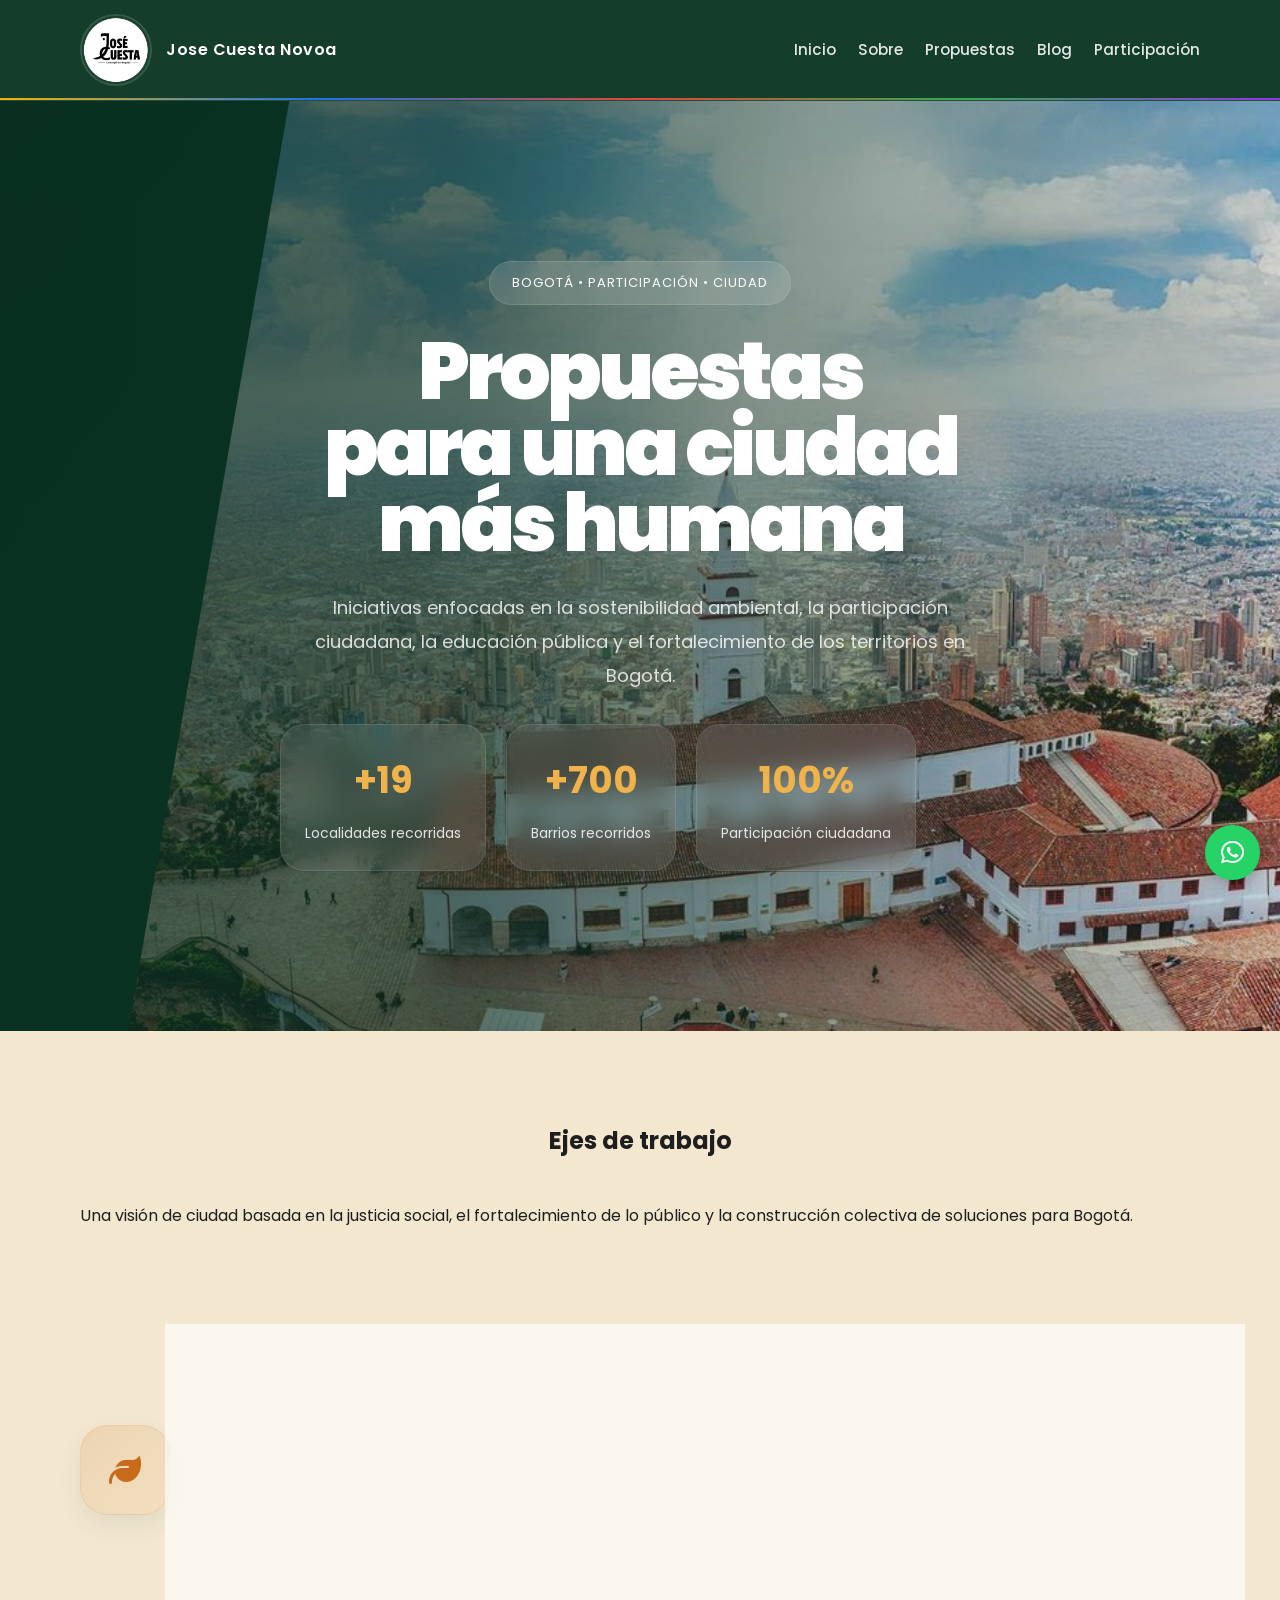
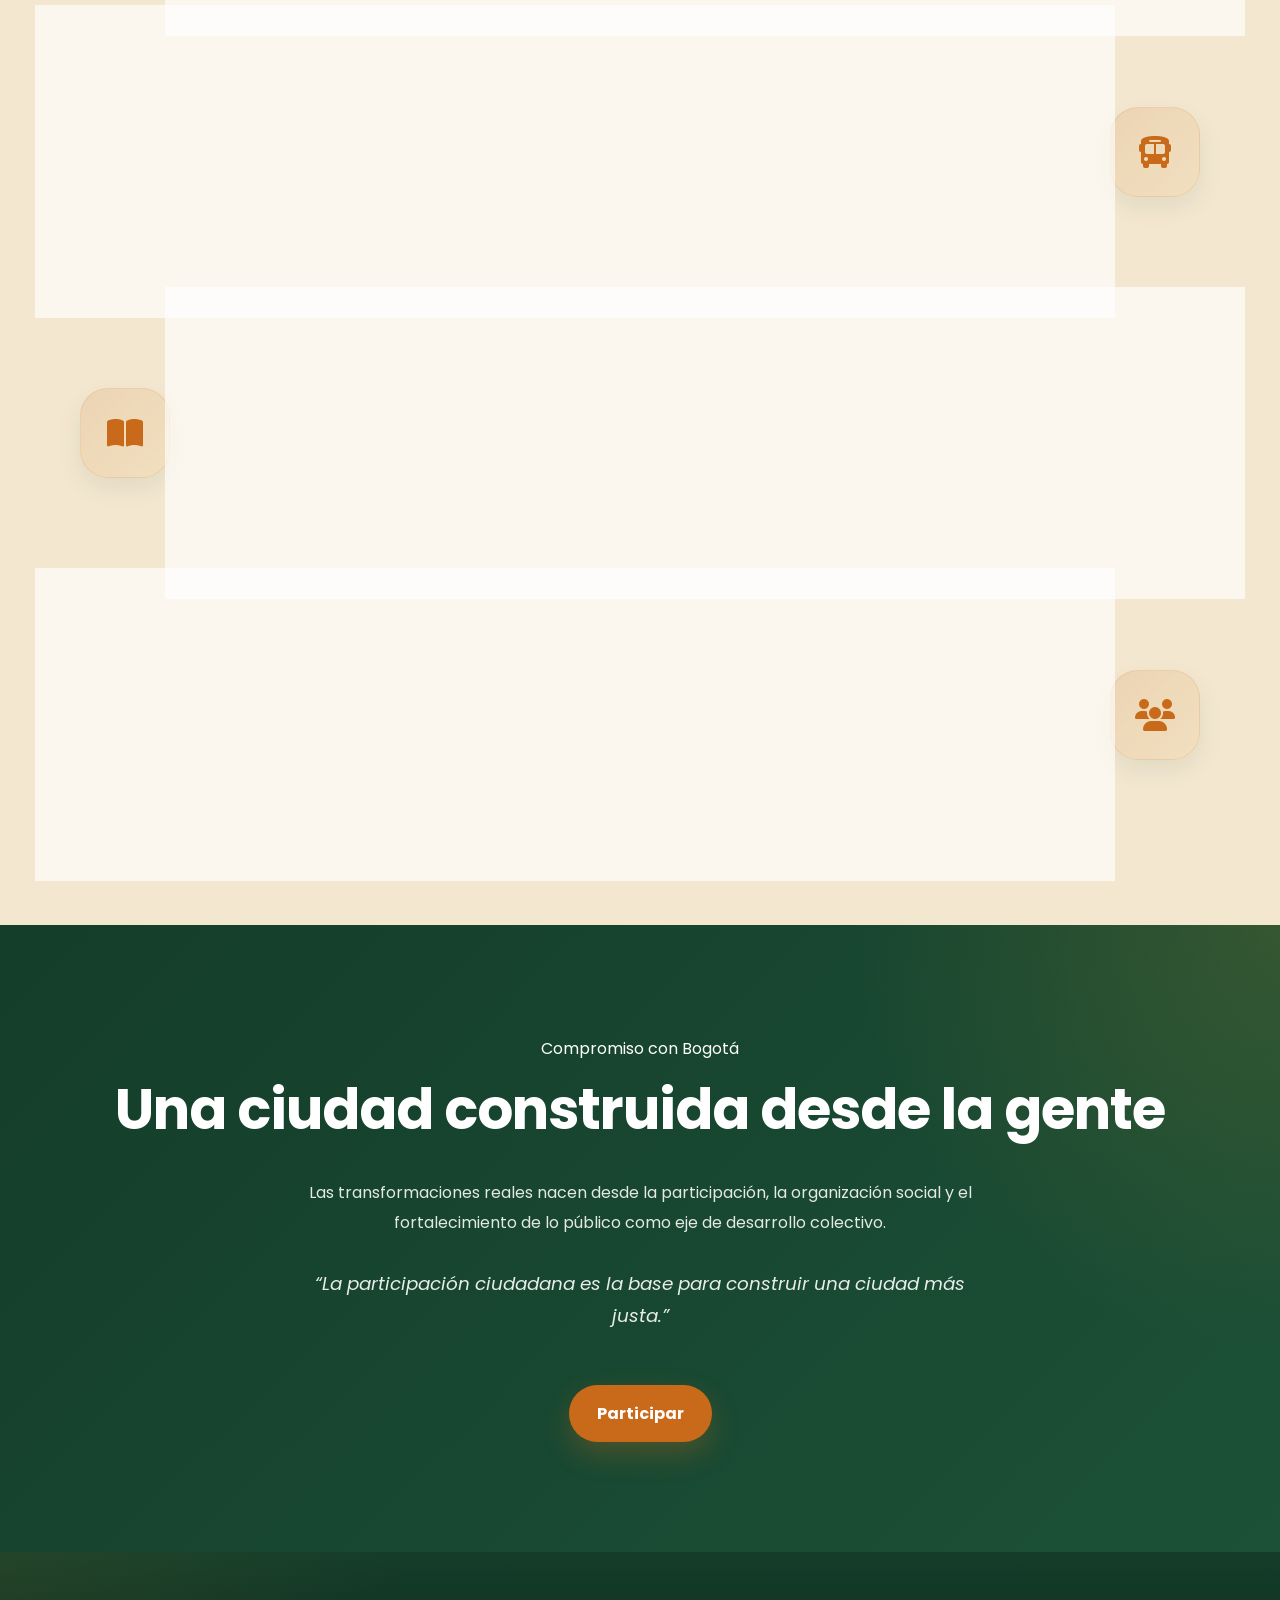
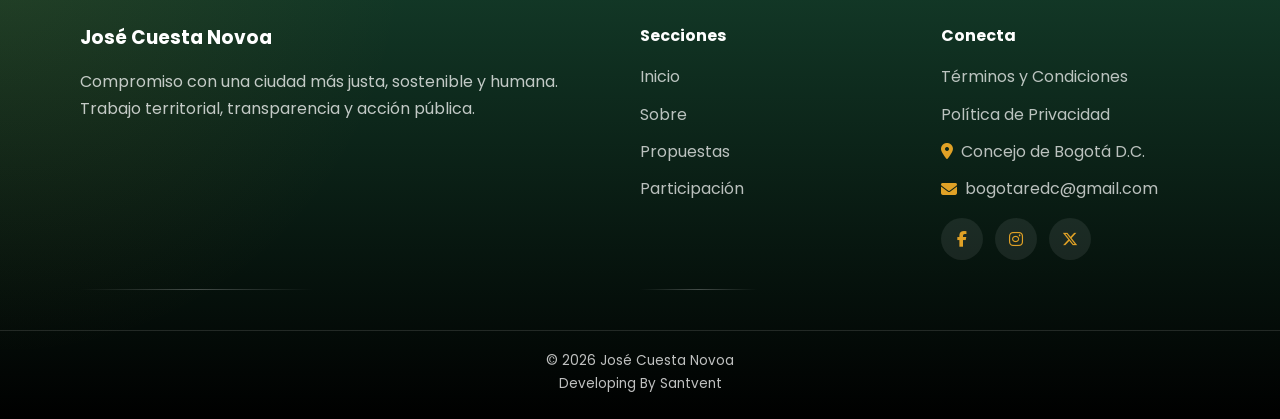
<file: pages/propuestas.html>
<!DOCTYPE html>
<html lang="es">

<head>
    <meta charset="UTF-8">
    <meta name="viewport" content="width=device-width, initial-scale=1.0">

    <!-- TÍTULO -->
    <title>Propuestas para una Bogotá más Justa y Sostenible | José Cuesta Novoa</title>

    <!-- SEO -->
    <meta name="description"
        content="Conoce las propuestas de José Cuesta Novoa para una Bogotá más justa, sostenible y participativa en temas de ambiente, salud pública, educación, movilidad y participación ciudadana.">

    <meta name="keywords"
        content="propuestas Bogotá, José Cuesta Novoa, ambiente, salud pública, educación, movilidad sostenible, participación ciudadana, Bogotá sostenible">

    <meta name="author" content="José Cuesta Novoa">

    <meta name="robots" content="index, follow">

    <meta name="theme-color" content="#0f172a">

    <!-- CANONICAL -->
    <link rel="canonical" href="https://josecuestanovoa.com/pages/propuestas.html">

    <!-- FAVICONS -->
    <link rel="icon" href="/assets/img/android-chrome-512x512.png">
    <link rel="apple-touch-icon" href="/assets/img/apple-touch-icon.png">

    <!-- OPEN GRAPH -->
    <meta property="og:title" content="Propuestas para una Bogotá más Justa y Sostenible | José Cuesta Novoa">

    <meta property="og:description"
        content="Descubre las propuestas e iniciativas enfocadas en ambiente, salud pública, educación, movilidad y participación ciudadana para Bogotá.">

    <meta property="og:image" content="https://josecuestanovoa.com/assets/img/preview.png">

    <meta property="og:url" content="https://josecuestanovoacom/pages/propuestas.html">

    <meta property="og:type" content="website">

    <meta property="og:locale" content="es_CO">

    <!-- TWITTER / X -->
    <meta name="twitter:card" content="summary_large_image">

    <meta name="twitter:title" content="Propuestas para una Bogotá más Justa y Sostenible | José Cuesta Novoa">

    <meta name="twitter:description"
        content="Conoce las propuestas de José Cuesta Novoa para fortalecer el ambiente, la salud pública y la participación ciudadana en Bogotá.">

    <meta name="twitter:image" content="https://josecuestanovoa.com/assets/img/preview.jpg">

    <!-- GOOGLE FONTS -->
    <link rel="preconnect" href="https://fonts.googleapis.com">

    <link rel="preconnect" href="https://fonts.gstatic.com" crossorigin>

    <link href="https://fonts.googleapis.com/css2?family=Poppins:wght@300;400;500;600;700;800&display=swap"
        rel="stylesheet">

    <!-- FONT AWESOME -->
    <link rel="stylesheet" href="https://cdnjs.cloudflare.com/ajax/libs/font-awesome/6.5.0/css/all.min.css">

    <!-- CSS -->
    <link rel="stylesheet" href="/assets/css/styles.css">
    <link rel="stylesheet" href="/assets/css/sections.css">
    <link rel="stylesheet" href="/assets/css/propuestas.css">
    <link rel="stylesheet" href="/assets/css/whatsapp.css">

</head>

<body>

    <!-- HEADER -->

    <header>
        <div class="container">

            <div class="brand">
                <img src="/assets/img/Logo.png" alt="Logo" class="logo">
                <h1>Jose Cuesta Novoa</h1>
            </div>

            <div class="menu-toggle" id="menuToggle">
                <i class="fa-solid fa-bars"></i>
            </div>

            <nav id="navMenu">
                <a href="/index.html">Inicio</a>
                <a href="sobre.html">Sobre</a>
                <a href="propuestas.html">Propuestas</a>
                <a href="blog.html">Blog</a>
                <a href="participacion.html">Participación</a>
            </nav>

        </div>
    </header>

    <main>

        <!-- HERO -->

        <section class="hero hero-propuestas">

            <!-- IMAGEN -->

            <div class="hero-propuestas-image">
                <img src="/assets/img/monserrat.jpg" alt="Bogotá">
            </div>

            <!-- CONTENIDO -->

            <div class="container hero-propuestas-content">

                <span class="hero-badge">
                    Bogotá • Participación • Ciudad
                </span>

                <h2>
                    Propuestas<br>
                    para una
                    ciudad más
                    humana
                </h2>

                <p>
                    Iniciativas enfocadas en la sostenibilidad ambiental,
                    la participación ciudadana, la educación pública y
                    el fortalecimiento de los territorios en Bogotá.
                </p>

                <div class="hero-stats">

                    <div class="hero-stat">
                        <strong>+19</strong>
                        <span>Localidades recorridas</span>
                    </div>

                    <div class="hero-stat">
                        <strong>+700</strong>
                        <span>Barrios recorridos</span>
                    </div>

                    <div class="hero-stat">
                        <strong>100%</strong>
                        <span>Participación ciudadana</span>
                    </div>

                </div>

            </div>

        </section>

        <!-- INTRO -->

        <section class="propuestas-intro">

            <div class="container">

                <h2 class="section-title">
                    Ejes de trabajo
                </h2>

                <p class="section-description">
                    Una visión de ciudad basada en la justicia social,
                    el fortalecimiento de lo público y la construcción
                    colectiva de soluciones para Bogotá.
                </p>

            </div>

        </section>

        <!-- PROPUESTAS -->

        <section class="propuestas">

            <div class="container">

                <!-- ITEM -->

                <article class="propuesta reveal">

                    <div class="propuesta-icon">
                        <i class="fa-solid fa-leaf"></i>
                    </div>

                    <div class="propuesta-content">

                        <span class="propuesta-label">
                            Ambiente
                        </span>

                        <h3>
                            Ambiente y territorio
                        </h3>

                        <p>
                            Defensa de humedales, reservas ecológicas y espacios
                            verdes de Bogotá. Impulso a políticas de sostenibilidad
                            urbana y protección del agua como bien público.
                        </p>

                    </div>

                </article>

                <!-- ITEM -->

                <article class="propuesta reverse reveal">

                    <div class="propuesta-icon">
                        <i class="fa-solid fa-bus"></i>
                    </div>

                    <div class="propuesta-content">

                        <span class="propuesta-label">
                            Movilidad
                        </span>

                        <h3>
                            Movilidad sostenible
                        </h3>

                        <p>
                            Promoción de alternativas de transporte eficientes
                            y sostenibles, priorizando el espacio público,
                            el peatón y el equilibrio ambiental.
                        </p>

                    </div>

                </article>

                <!-- ITEM -->

                <article class="propuesta reveal">

                    <div class="propuesta-icon">
                        <i class="fa-solid fa-book-open"></i>
                    </div>

                    <div class="propuesta-content">

                        <span class="propuesta-label">
                            Educación
                        </span>

                        <h3>
                            Educación pública
                        </h3>

                        <p>
                            Fortalecimiento de la educación superior pública,
                            ampliación de cobertura y acceso a procesos
                            formativos de calidad para jóvenes y comunidades.
                        </p>

                    </div>

                </article>

                <!-- ITEM -->

                <article class="propuesta reverse reveal">

                    <div class="propuesta-icon">
                        <i class="fa-solid fa-users"></i>
                    </div>

                    <div class="propuesta-content">

                        <span class="propuesta-label">
                            Participación
                        </span>

                        <h3>
                            Participación ciudadana
                        </h3>

                        <p>
                            Impulso a la organización comunitaria,
                            el control social y el fortalecimiento
                            de mecanismos de democracia participativa.
                        </p>

                    </div>

                </article>

            </div>

        </section>

        <!-- CTA -->

        <section class="cta-propuestas">

            <div class="container">

                <span class="cta-label">
                    Compromiso con Bogotá
                </span>

                <h2>
                    Una ciudad construida desde la gente
                </h2>

                <p class="cta-text">
                    Las transformaciones reales nacen desde la participación,
                    la organización social y el fortalecimiento de lo público
                    como eje de desarrollo colectivo.
                </p>

                <blockquote class="cta-quote">
                    “La participación ciudadana es la base
                    para construir una ciudad más justa.”
                </blockquote>

                <a href="participacion.html" class="btn">
                    Participar
                </a>

            </div>

        </section>

    </main>
    <footer class="footer">
        <div class="container footer-grid">

            <div class="footer-brand">
                <h3>José Cuesta Novoa</h3>
                <p>Compromiso con una ciudad más justa, sostenible y humana. Trabajo territorial, transparencia y acción
                    pública.</p>
            </div>

            <div class="footer-links">
                <h4>Secciones</h4>
                <a href="/index.html">Inicio</a>
                <a href="sobre.html">Sobre</a>
                <a href="propuestas.html">Propuestas</a>
                <!-- <a href="blog.html">Blog</a> -->
                <a href="participacion.html">Participación</a>
            </div>

            <div class="footer-social">
                <h4>Conecta</h4>
                <a href="terminos.html">Términos y Condiciones</a>
                <a href="politica.html">Política de Privacidad</a>
                <a href="https://maps.app.goo.gl/qTK4TCnRMVVfSSFx6" target="_blank">
                    <i class="fa-solid fa-location-dot"></i> Concejo de Bogotá D.C.
                </a> <a href="mailto:bogotaredc@gmail.com?subject=Contacto%20desde%20la%20web">
                    <i class="fa-solid fa-envelope"></i> bogotaredc@gmail.com
                </a>

                <div class="social-icons">
                    <a href="https://www.facebook.com/jcuestanovoa/"><i class="fa-brands fa-facebook-f"></i></a>
                    <a href="https://instagram.com/jcuestanovoa/"><i class="fa-brands fa-instagram"></i></a>
                    <a href="https://x.com/jcuestanovoa"><i class="fa-brands fa-x-twitter"></i></a>
                </div>
            </div>
        </div>



        <div class="footer-bottom">
            <p>© 2026 José Cuesta Novoa</p>
            <p>Developing By Santvent</p>
        </div>
    </footer>
    <a href="https://wa.me/573102286012" class="whatsapp-float" target="_blank">
        <i class="fa-brands fa-whatsapp"></i>
    </a>
    <script src="/assets/js/menu.js"></script>
</body>

</html>
</file>
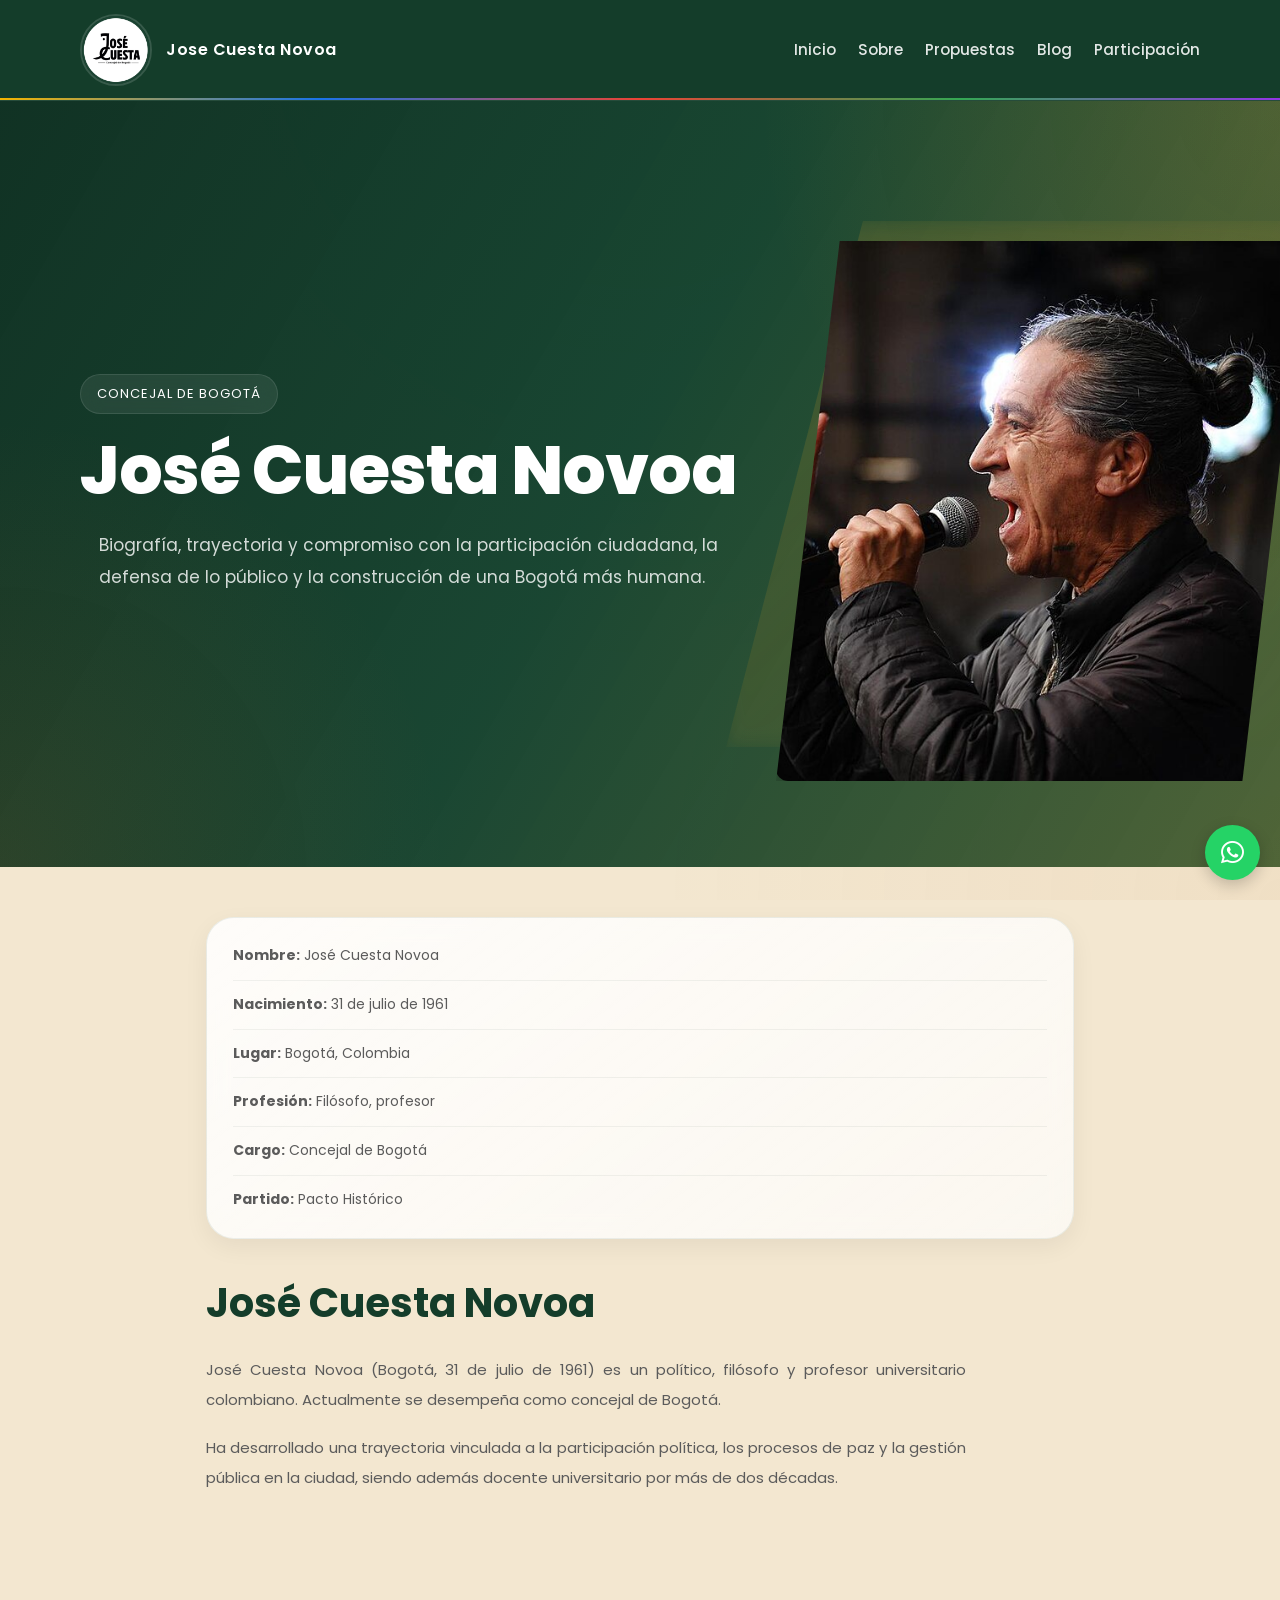
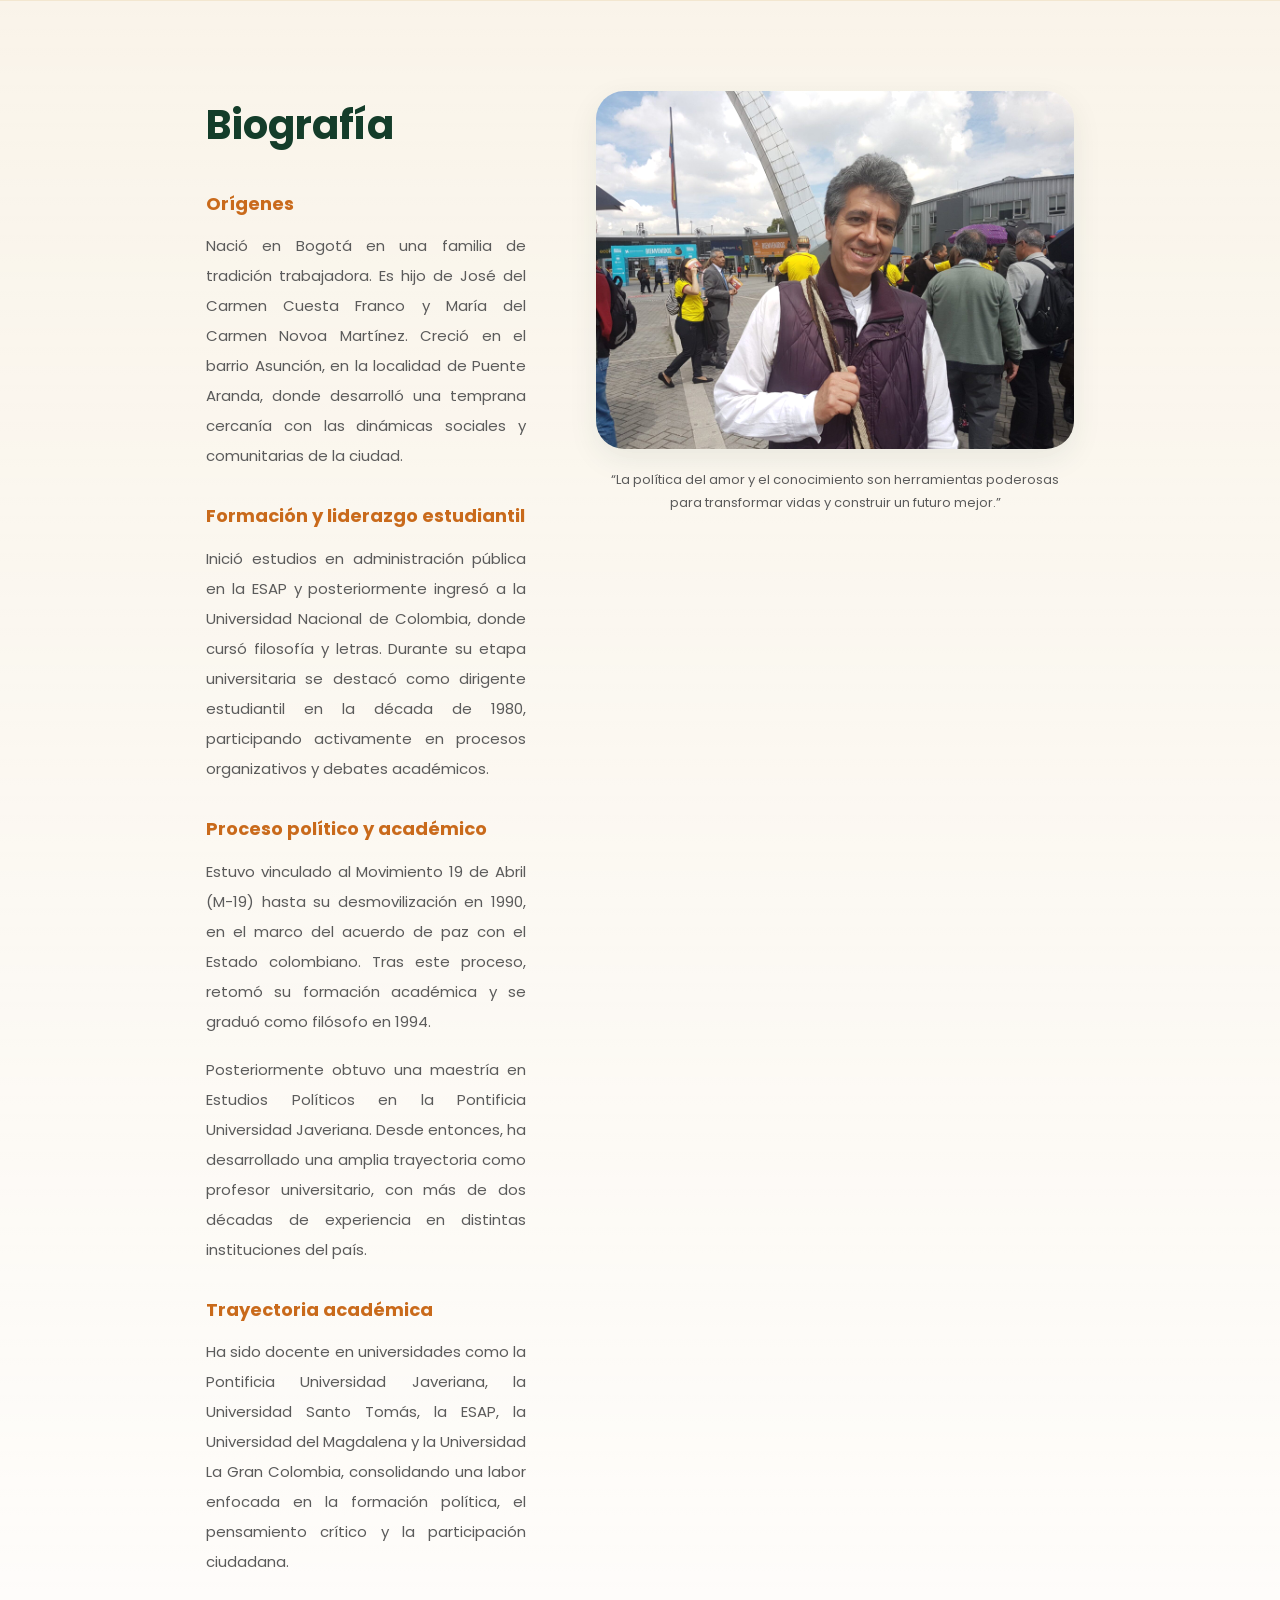
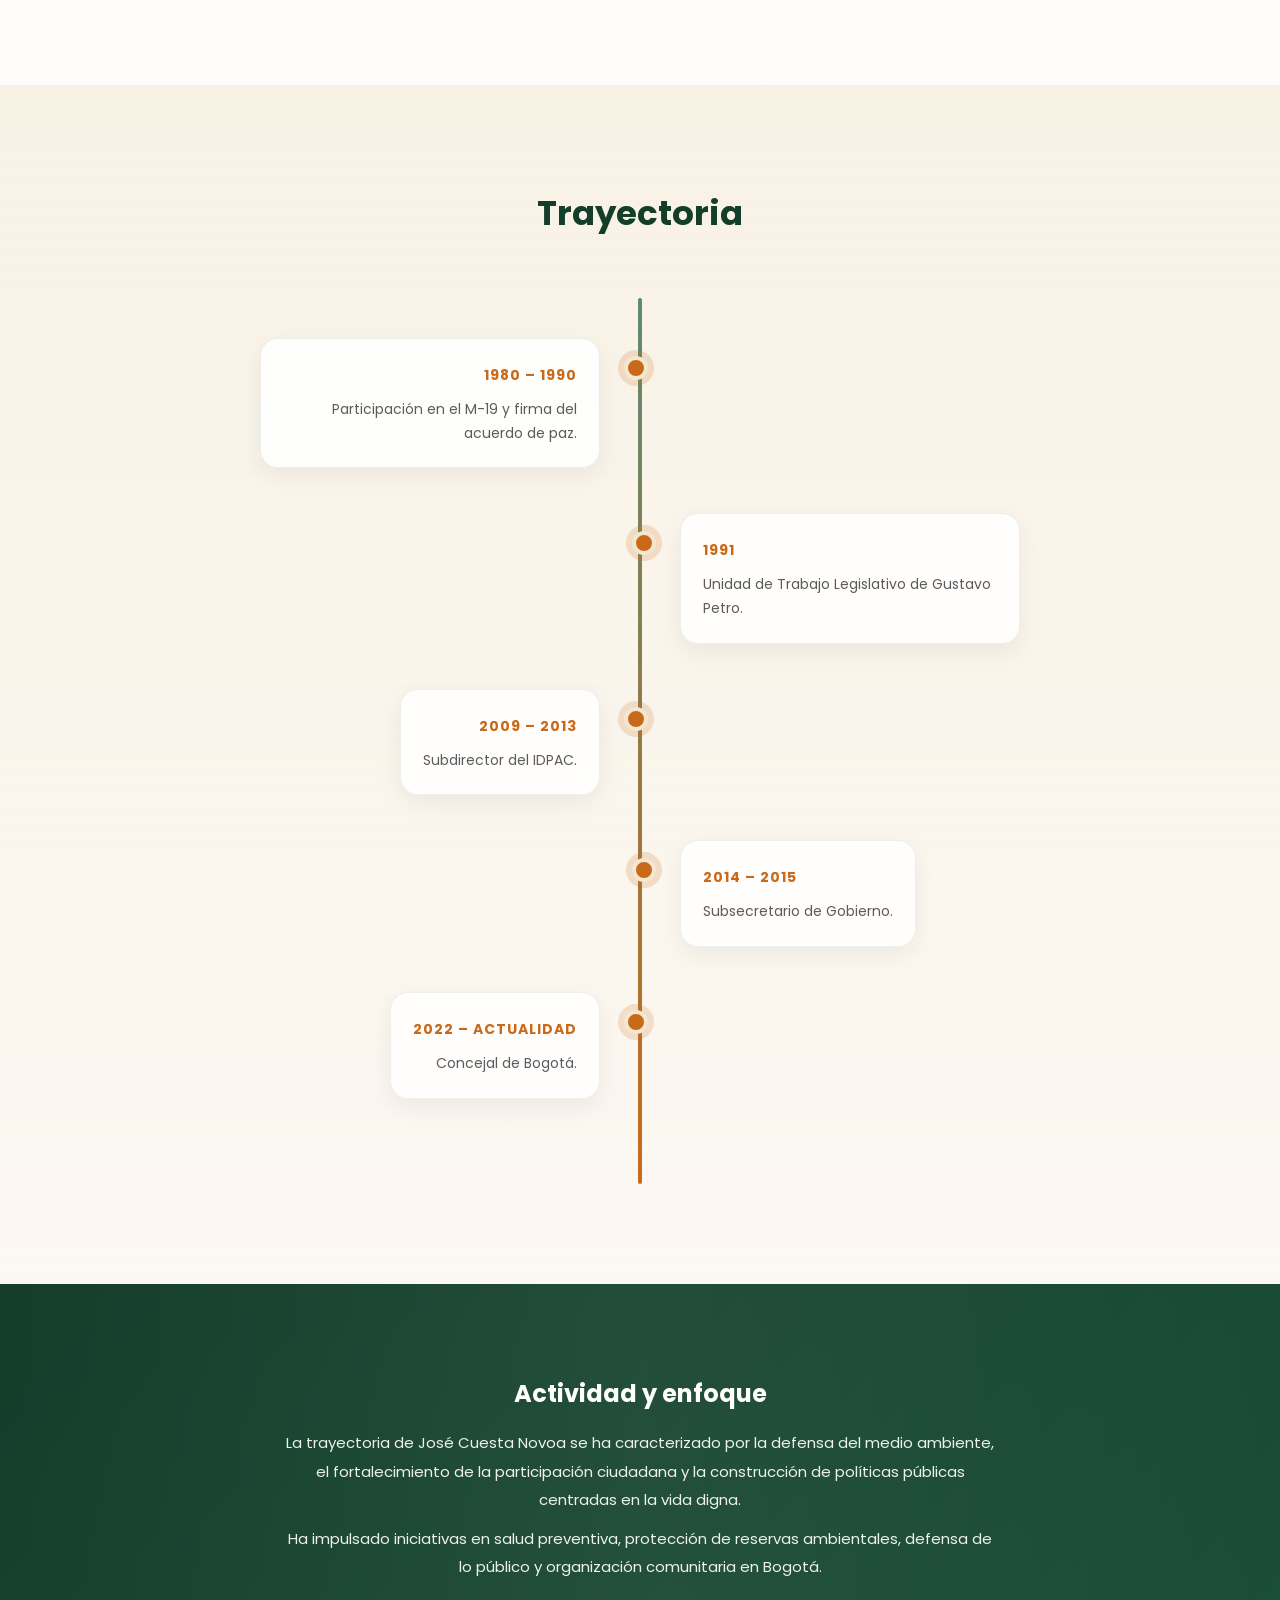
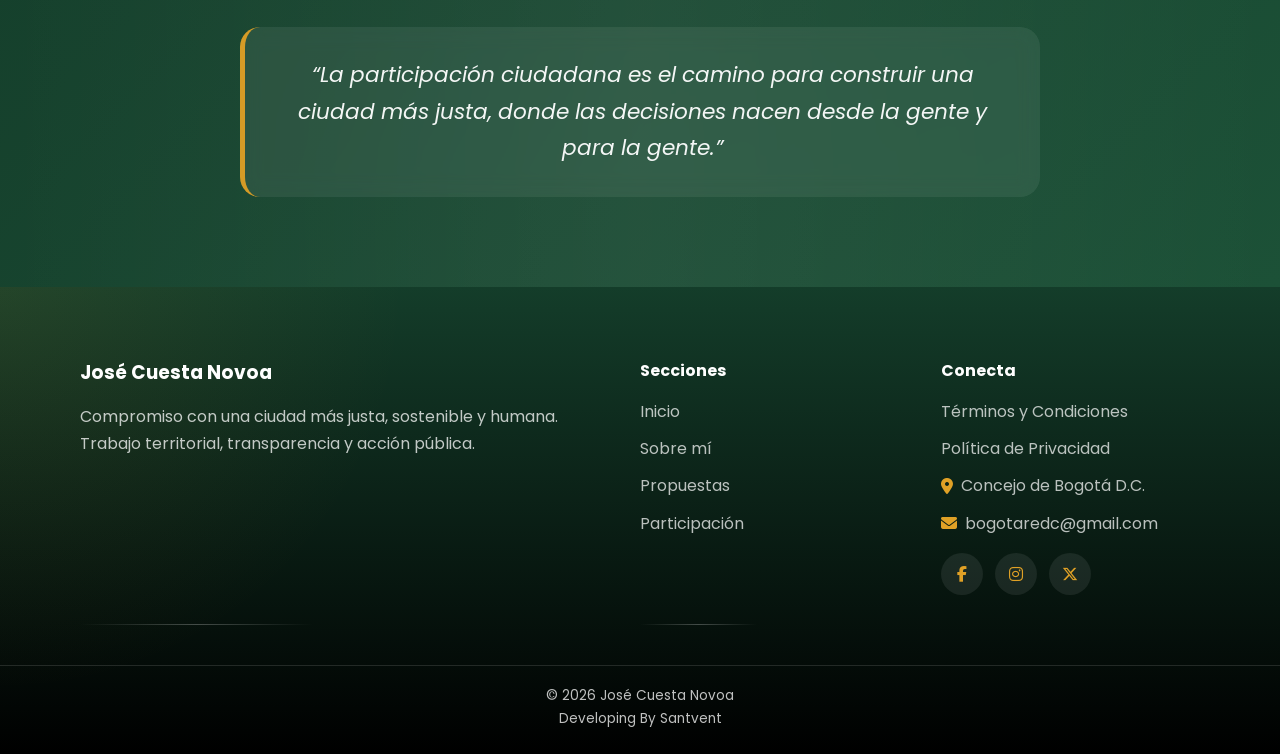
<file: pages/sobre.html>
<!DOCTYPE html>
<html lang="es">

<head>
    <meta charset="UTF-8">
    <meta name="viewport" content="width=device-width, initial-scale=1.0">

    <!-- TÍTULO -->
    <title>Sobre José Cuesta Novoa | Trayectoria y Compromiso con Bogotá</title>

    <!-- SEO -->
    <meta name="description"
        content="Conoce la trayectoria, experiencia y compromiso de José Cuesta Novoa con Bogotá, la participación ciudadana, la defensa del ambiente y la justicia social.">

    <meta name="keywords"
        content="José Cuesta Novoa, trayectoria, Bogotá, concejal, participación ciudadana, ambiente, salud pública, compromiso social">

    <meta name="author" content="José Cuesta Novoa">

    <meta name="robots" content="index, follow">

    <meta name="theme-color" content="#0f172a">

    <!-- CANONICAL -->
    <link rel="canonical" href="https://josecuestanovoa.com/pages/sobre.html">

    <!-- FAVICONS -->
    <link rel="icon" href="/assets/img/android-chrome-512x512.png">
    <link rel="apple-touch-icon" href="/assets/img/apple-touch-icon.png">

    <!-- OPEN GRAPH -->
    <meta property="og:title" content="Sobre José Cuesta Novoa | Trayectoria y Compromiso con Bogotá">

    <meta property="og:description"
        content="Conoce la historia, experiencia y trabajo de José Cuesta Novoa en defensa de los derechos ciudadanos, el ambiente y la participación comunitaria.">

    <meta property="og:image" content="https://josecuestanovoa.com/assets/img/preview.png">

    <meta property="og:url" content="https://josecuestanovoa.com/pages/sobre.html">

    <meta property="og:type" content="website">

    <meta property="og:locale" content="es_CO">

    <!-- TWITTER / X -->
    <meta name="twitter:card" content="summary_large_image">

    <meta name="twitter:title" content="Sobre José Cuesta Novoa | Trayectoria y Compromiso con Bogotá">

    <meta name="twitter:description"
        content="Conoce la experiencia y trayectoria de José Cuesta Novoa al servicio de Bogotá.">

    <meta name="twitter:image" content="https://josecuestanovoa.com/assets/img/preview.png">

    <!-- GOOGLE FONTS -->
    <link rel="preconnect" href="https://fonts.googleapis.com">

    <link rel="preconnect" href="https://fonts.gstatic.com" crossorigin>

    <link href="https://fonts.googleapis.com/css2?family=Poppins:wght@300;400;500;600;700;800&display=swap"
        rel="stylesheet">

    <!-- FONT AWESOME -->
    <link rel="stylesheet" href="https://cdnjs.cloudflare.com/ajax/libs/font-awesome/6.5.0/css/all.min.css">

    <!-- CSS -->
    <link rel="stylesheet" href="/assets/css/styles.css">
    <link rel="stylesheet" href="/assets/css/sections.css">
    <link rel="stylesheet" href="/assets/css/about.css">
    <link rel="stylesheet" href="/assets/css/whatsapp.css">

</head>

<body>

    <header>
        <div class="container">

            <div class="brand">
                <img src="/assets/img/Logo.png" alt="Logo" class="logo">
                <h1>Jose Cuesta Novoa</h1>
            </div>

            <div class="menu-toggle" id="menuToggle">
                <i class="fa-solid fa-bars"></i>
            </div>

            <nav id="navMenu">
                <a href="/index.html">Inicio</a>
                <a href="sobre.html">Sobre</a>
                <a href="propuestas.html">Propuestas</a>
                <a href="blog.html">Blog</a>
                <a href="participacion.html">Participación</a>
            </nav>

        </div>
    </header>

    <main>

        <section class="hero hero-about">

            <div class="container hero-about-grid">

                <div class="hero-about-content">

                    <span class="hero-tag">
                        Concejal de Bogotá
                    </span>

                    <h2>José Cuesta Novoa</h2>

                    <p>
                        Biografía, trayectoria y compromiso con la participación ciudadana,
                        la defensa de lo público y la construcción de una Bogotá más humana.
                    </p>

                </div>

                <div class="hero-about-image">
                    <img src="/assets/img/jose-event.jpg" alt="José Cuesta Novoa">
                </div>

            </div>

        </section>

        <section class="about-section">
            <div class="container">

                <div class="bio-box">
                    <p><strong>Nombre:</strong> José Cuesta Novoa</p>
                    <p><strong>Nacimiento:</strong> 31 de julio de 1961</p>
                    <p><strong>Lugar:</strong> Bogotá, Colombia</p>
                    <p><strong>Profesión:</strong> Filósofo, profesor</p>
                    <p><strong>Cargo:</strong> Concejal de Bogotá</p>
                    <p><strong>Partido:</strong> Pacto Histórico</p>
                </div>

                <div class="about-text">
                    <h2>José Cuesta Novoa</h2>

                    <p>
                        José Cuesta Novoa (Bogotá, 31 de julio de 1961) es un político,
                        filósofo y profesor universitario colombiano.
                        Actualmente se desempeña como concejal de Bogotá.
                    </p>

                    <p>
                        Ha desarrollado una trayectoria vinculada a la participación política,
                        los procesos de paz y la gestión pública en la ciudad,
                        siendo además docente universitario por más de dos décadas.
                    </p>
                </div>

            </div>
        </section>

        <section class="about-section alt">
            <div class="container about-grid">

                <!-- TEXTO -->
                <div class="about-text">

                    <h2 class="reveal">Biografía</h2>

                    <h3 class="reveal">Orígenes</h3>
                    <p class="reveal">
                        Nació en Bogotá en una familia de tradición trabajadora. Es hijo de José del Carmen Cuesta
                        Franco y María del Carmen Novoa Martínez.
                        Creció en el barrio Asunción, en la localidad de Puente Aranda, donde desarrolló una temprana
                        cercanía con las dinámicas sociales y comunitarias de la ciudad.
                    </p>

                    <h3 class="reveal">Formación y liderazgo estudiantil</h3>
                    <p class="reveal">
                        Inició estudios en administración pública en la ESAP y posteriormente ingresó a la Universidad
                        Nacional de Colombia,
                        donde cursó filosofía y letras. Durante su etapa universitaria se destacó como dirigente
                        estudiantil en la década de 1980,
                        participando activamente en procesos organizativos y debates académicos.
                    </p>

                    <h3 class="reveal">Proceso político y académico</h3>
                    <p class="reveal">
                        Estuvo vinculado al Movimiento 19 de Abril (M-19) hasta su desmovilización en 1990, en el marco
                        del acuerdo de paz con el Estado colombiano.
                        Tras este proceso, retomó su formación académica y se graduó como filósofo en 1994.
                    </p>

                    <p class="reveal">
                        Posteriormente obtuvo una maestría en Estudios Políticos en la Pontificia Universidad Javeriana.
                        Desde entonces, ha desarrollado una amplia trayectoria como profesor universitario, con más de
                        dos décadas de experiencia en distintas instituciones del país.
                    </p>

                    <h3 class="reveal">Trayectoria académica</h3>
                    <p class="reveal">
                        Ha sido docente en universidades como la Pontificia Universidad Javeriana, la Universidad Santo
                        Tomás, la ESAP,
                        la Universidad del Magdalena y la Universidad La Gran Colombia, consolidando una labor enfocada
                        en la formación política,
                        el pensamiento crítico y la participación ciudadana.
                    </p>

                </div>

                <!-- IMAGEN -->
                <div class="about-img reveal">
                    <img src="/assets/img/joseabout.jpg" alt="José Cuesta Novoa joven">

                    <span class="img-caption reveal">
                        “La política del amor y el conocimiento son herramientas poderosas para transformar vidas y
                        construir un futuro mejor.”
                    </span>
                </div>

            </div>
        </section>

        <section class="about-trajectory">
            <div class="container">
                <h2 class="reveal">Trayectoria</h2>

                <div class="timeline">

                    <div class="timeline-item left reveal">
                        <div class="timeline-content">
                            <span class="year">1980 – 1990</span>
                            <p>Participación en el M-19 y firma del acuerdo de paz.</p>
                        </div>
                    </div>

                    <div class="timeline-item right reveal">
                        <div class="timeline-content">
                            <span class="year">1991</span>
                            <p>Unidad de Trabajo Legislativo de Gustavo Petro.</p>
                        </div>
                    </div>

                    <div class="timeline-item left reveal">
                        <div class="timeline-content">
                            <span class="year">2009 – 2013</span>
                            <p>Subdirector del IDPAC.</p>
                        </div>
                    </div>

                    <div class="timeline-item right reveal">
                        <div class="timeline-content">
                            <span class="year">2014 – 2015</span>
                            <p>Subsecretario de Gobierno.</p>
                        </div>
                    </div>

                    <div class="timeline-item left reveal">
                        <div class="timeline-content">
                            <span class="year">2022 – Actualidad</span>
                            <p>Concejal de Bogotá.</p>
                        </div>
                    </div>

                </div>
            </div>
        </section>
        <section class="cta">
            <div class="container">

                <h2>Actividad y enfoque</h2>

                <p class="cta-text">
                    La trayectoria de José Cuesta Novoa se ha caracterizado por la defensa del medio ambiente,
                    el fortalecimiento de la participación ciudadana y la construcción de políticas públicas
                    centradas en la vida digna.
                </p>

                <p class="cta-text">
                    Ha impulsado iniciativas en salud preventiva, protección de reservas ambientales,
                    defensa de lo público y organización comunitaria en Bogotá.
                </p>

                <blockquote class="cta-quote">
                    “La participación ciudadana es el camino para construir una ciudad más justa,
                    donde las decisiones nacen desde la gente y para la gente.”
                </blockquote>

            </div>
        </section>

    </main>
    <footer class="footer">
        <div class="container footer-grid">

            <!-- IDENTIDAD -->
            <div class="footer-brand">
                <h3>José Cuesta Novoa</h3>
                <p>
                    Compromiso con una ciudad más justa, sostenible y humana.
                    Trabajo territorial, transparencia y acción pública.
                </p>
            </div>

            <!-- NAVEGACIÓN -->
            <div class="footer-links">
                <h4>Secciones</h4>
                <a href="/index.html">Inicio</a>
                <a href="sobre.html">Sobre mí</a>
                <a href="propuestas.html">Propuestas</a>
                <!-- <a href="blog.html">Blog</a> -->
                <a href="participacion.html">Participación</a>
            </div>

            <div class="footer-social">
                <h4>Conecta</h4>
                <a href="terminos.html">Términos y Condiciones</a>
                <a href="politica.html">Política de Privacidad</a>
                <a href="https://maps.app.goo.gl/qTK4TCnRMVVfSSFx6" target="_blank">
                    <i class="fa-solid fa-location-dot"></i> Concejo de Bogotá D.C.
                </a> <a href="mailto:bogotaredc@gmail.com?subject=Contacto%20desde%20la%20web">
                    <i class="fa-solid fa-envelope"></i> bogotaredc@gmail.com
                </a>
                <div class="social-icons">
                    <a href="https://www.facebook.com/jcuestanovoa/"><i class="fa-brands fa-facebook-f"></i></a>
                    <a href="https://instagram.com/jcuestanovoa/"><i class="fa-brands fa-instagram"></i></a>
                    <a href="https://x.com/jcuestanovoa"><i class="fa-brands fa-x-twitter"></i></a>
                </div>
            </div>
        </div>

        <div class="footer-bottom">
            <p>© 2026 José Cuesta Novoa</p>
            <p>Developing By Santvent</p>
        </div>
    </footer>
    <a href="https://wa.me/573102286012" class="whatsapp-float" target="_blank">
        <i class="fa-brands fa-whatsapp"></i>
    </a>

</body>
<script src="/assets/js/sobre-mi.js"></script>
<script src="/assets/js/menu.js"></script>

</html>
</file>
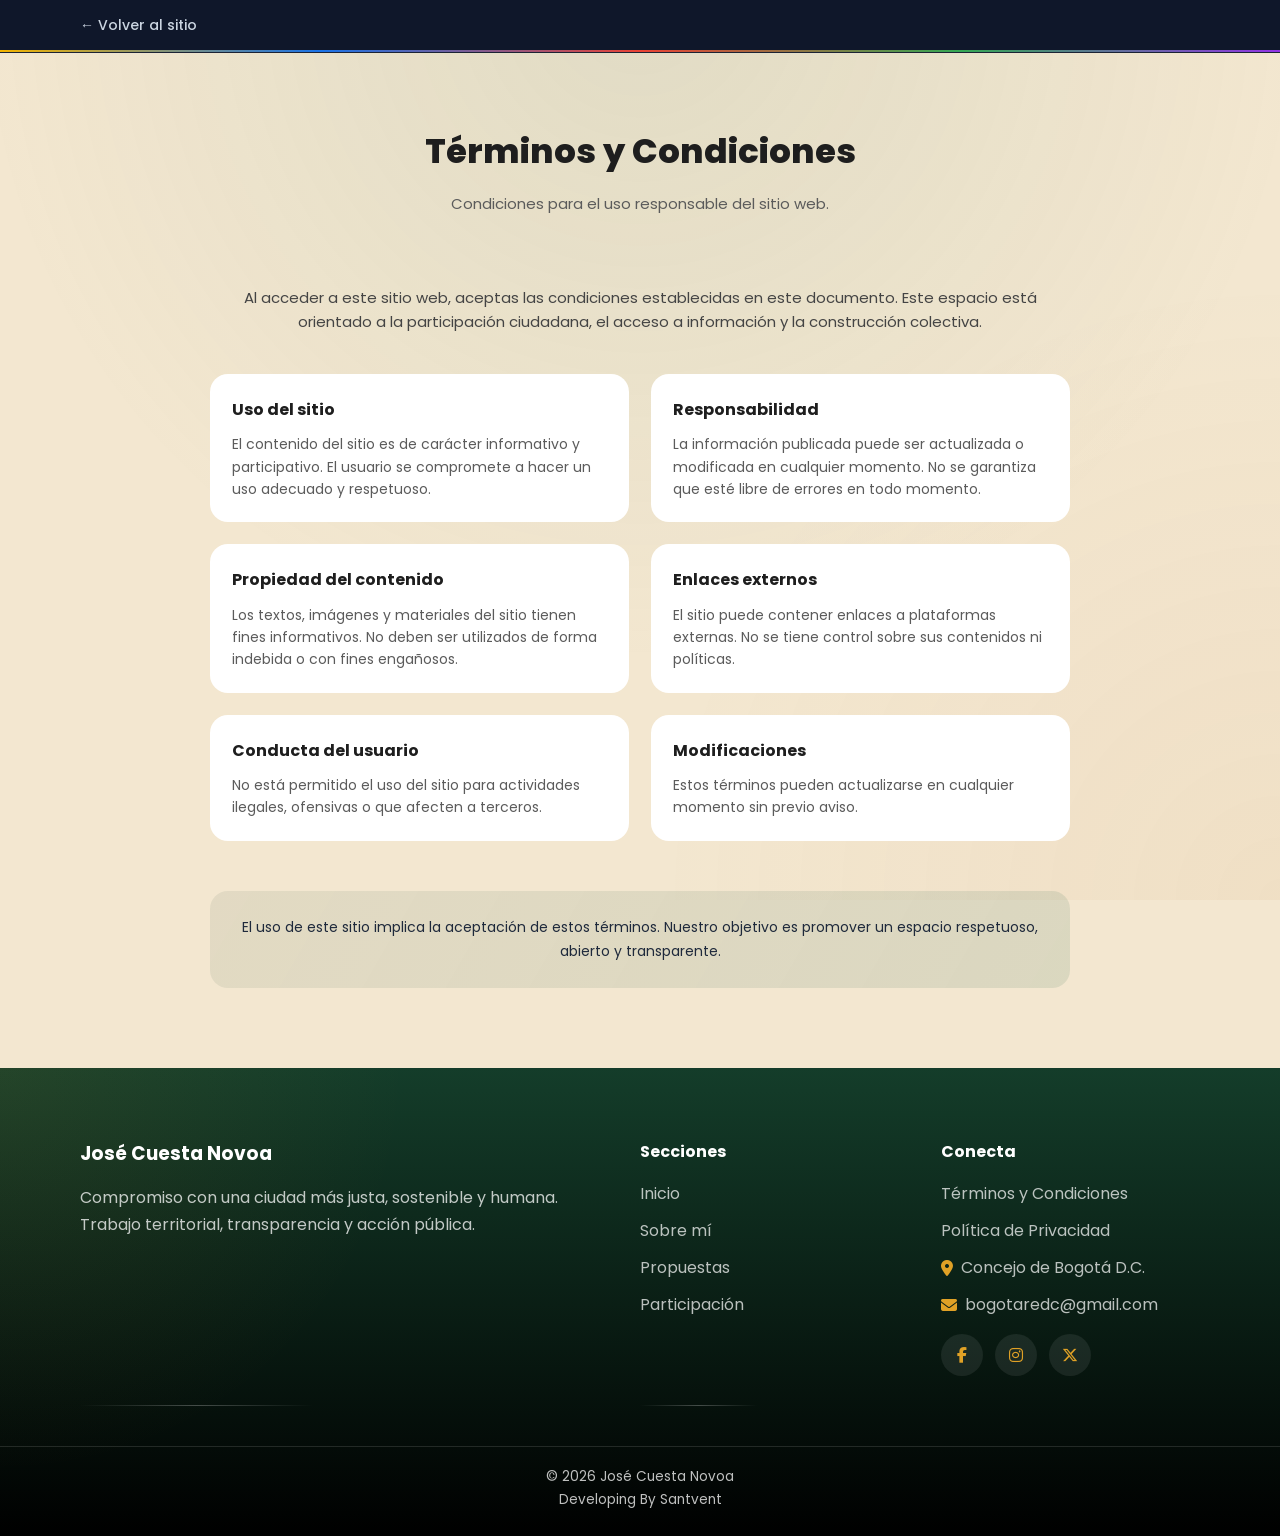
<file: pages/terminos.html>
<!DOCTYPE html>
<html lang="es">

 <head>
  <meta charset="UTF-8">
  <meta name="viewport" content="width=device-width, initial-scale=1.0">

  <!-- TÍTULO -->
  <title>Términos y Condiciones | José Cuesta Novoa</title>

  <!-- SEO -->
  <meta name="description"
    content="Términos y condiciones de uso del sitio web oficial de José Cuesta Novoa. Información sobre el acceso, uso de contenidos, responsabilidades y funcionamiento de la plataforma.">

  <meta name="author" content="José Cuesta Novoa">

  <meta name="robots" content="index, follow">

  <meta name="theme-color" content="#0f172a">

  <!-- CANONICAL -->
  <link rel="canonical" href="https://josecuestanovoa.com/pages/terminos.html">

  <!-- FAVICONS -->
  <link rel="icon" href="/assets/img/android-chrome-512x512.png">
  <link rel="apple-touch-icon" href="/assets/img/apple-touch-icon.png">

  <!-- CSS -->
  <link rel="stylesheet" href="/assets/css/styles.css">
  <link rel="stylesheet" href="/assets/css/sections.css">
  <link rel="stylesheet" href="/assets/css/legal.css">

  <!-- FONT AWESOME -->
  <link rel="stylesheet"
    href="https://cdnjs.cloudflare.com/ajax/libs/font-awesome/6.5.0/css/all.min.css">

  <!-- GOOGLE FONTS -->
  <link rel="preconnect" href="https://fonts.googleapis.com">

  <link rel="preconnect" href="https://fonts.gstatic.com"
    crossorigin>

  <link href="https://fonts.googleapis.com/css2?family=Poppins:wght@300;400;500;600;700;800&display=swap"
    rel="stylesheet">

</head>

<body>

  <!-- 🔝 NAV / BACK -->
  <header class="legal-topbar">
    <div class="container">
      <nav aria-label="Navegación legal">
        <a href="/index.html" class="back-link">
          ← Volver al sitio
        </a>
      </nav>
    </div>
  </header>

  <main>

    <!-- 🧾 HEADER -->
    <section class="legal-header">
      <div class="container">
        <h1>Términos y Condiciones</h1>
        <p>Condiciones para el uso responsable del sitio web.</p>
      </div>
    </section>

    <!-- 📄 CONTENIDO -->
    <section class="legal-container">

      <!-- INTRO -->
      <div class="legal-intro">
        <p>
          Al acceder a este sitio web, aceptas las condiciones establecidas en este documento.
          Este espacio está orientado a la participación ciudadana, el acceso a información
          y la construcción colectiva.
        </p>
      </div>

      <!-- GRID -->
      <div class="legal-grid">

        <article class="legal-card">
          <h3>Uso del sitio</h3>
          <p>
            El contenido del sitio es de carácter informativo y participativo.
            El usuario se compromete a hacer un uso adecuado y respetuoso.
          </p>
        </article>

        <article class="legal-card">
          <h3>Responsabilidad</h3>
          <p>
            La información publicada puede ser actualizada o modificada en cualquier momento.
            No se garantiza que esté libre de errores en todo momento.
          </p>
        </article>

        <article class="legal-card">
          <h3>Propiedad del contenido</h3>
          <p>
            Los textos, imágenes y materiales del sitio tienen fines informativos.
            No deben ser utilizados de forma indebida o con fines engañosos.
          </p>
        </article>

        <article class="legal-card">
          <h3>Enlaces externos</h3>
          <p>
            El sitio puede contener enlaces a plataformas externas.
            No se tiene control sobre sus contenidos ni políticas.
          </p>
        </article>

        <article class="legal-card">
          <h3>Conducta del usuario</h3>
          <p>
            No está permitido el uso del sitio para actividades ilegales, ofensivas
            o que afecten a terceros.
          </p>
        </article>

        <article class="legal-card">
          <h3>Modificaciones</h3>
          <p>
            Estos términos pueden actualizarse en cualquier momento sin previo aviso.
          </p>
        </article>

      </div>

      <!-- DESTACADO -->
      <div class="legal-highlight">
        <p>
          El uso de este sitio implica la aceptación de estos términos.
          Nuestro objetivo es promover un espacio respetuoso, abierto y transparente.
        </p>
      </div>

    </section>

  </main>

  <footer class="footer">
    <div class="container footer-grid">

      <!-- IDENTIDAD -->
      <div class="footer-brand">
        <h3>José Cuesta Novoa</h3>
        <p>
          Compromiso con una ciudad más justa, sostenible y humana.
          Trabajo territorial, transparencia y acción pública.
        </p>
      </div>

      <!-- NAVEGACIÓN -->
      <div class="footer-links">
        <h4>Secciones</h4>
        <a href="/index.html">Inicio</a>
        <a href="sobre.html">Sobre mí</a>
        <a href="propuestas.html">Propuestas</a>
      <!--  <a href="blog.html">Blog</a>-->
        <a href="participacion.html">Participación</a>
      </div>

      <div class="footer-social">
        <h4>Conecta</h4>
        <a href="terminos.html">Términos y Condiciones</a>
        <a href="politica.html">Política de Privacidad</a>
        <a href="https://maps.app.goo.gl/qTK4TCnRMVVfSSFx6" target="_blank">
          <i class="fa-solid fa-location-dot"></i> Concejo de Bogotá D.C.
        </a> <a href="mailto:bogotaredc@gmail.com?subject=Contacto%20desde%20la%20web">
          <i class="fa-solid fa-envelope"></i> bogotaredc@gmail.com
        </a>
        <div class="social-icons">
          <a href="https://www.facebook.com/jcuestanovoa/"><i class="fa-brands fa-facebook-f"></i></a>
          <a href="https://instagram.com/jcuestanovoa/"><i class="fa-brands fa-instagram"></i></a>
          <a href="https://x.com/jcuestanovoa"><i class="fa-brands fa-x-twitter"></i></a>
        </div>
      </div>
    </div>

     <div class="footer-bottom">
      <p>© 2026 José Cuesta Novoa</p>
      <p>Developing By Santvent</p>
    </div>
  </footer>

</body>

</html>
</file>
<file: assets/css/sections.css>
/* =====================
   HERO
===================== */

.hero {
  position: relative;
  overflow: hidden;

  background:
    linear-gradient(
      135deg,
      rgba(20, 61, 42, 0.95),
      rgba(94, 139, 114, 0.92)
    );

  color: var(--color-white);
  padding: 140px 0;
  text-align: center;
}

/* textura ambiental */
.hero::before {
  content: "";
  position: absolute;
  inset: 0;

  background:
    radial-gradient(
      circle at top right,
      rgba(224, 161, 38, 0.15),
      transparent 35%
    ),
    radial-gradient(
      circle at bottom left,
      rgba(201, 106, 27, 0.12),
      transparent 30%
    );

  pointer-events: none;
}

/* contenido encima */
.hero .container {
  position: relative;
  z-index: 2;
}

.hero h2 {
  font-size: clamp(2.4rem, 5vw, 4rem);
  font-weight: 800;
  line-height: 1.1;
  letter-spacing: -1px;
  margin-bottom: 20px;
}

.hero p {
  font-size: 1.1rem;
  opacity: 0.92;
  max-width: 720px;
  margin: auto;
  color: rgba(255,255,255,0.88);
}

/* =====================
   HIGHLIGHTS PRO
===================== */

.highlights {
  padding: 70px 0;
  text-align: center;
}

.titulo-cards-index {
  margin-bottom: 50px;
}

/* =====================
   GRID ESTILO PINTEREST
===================== */

.cards {
  display: grid;
  grid-template-columns: repeat(3, 1fr);
  grid-auto-rows: 320px;
  gap: 28px;
}

/* =====================
   CARD BASE
===================== */

.card {

  position: relative;

  background: var(--color-surface);
  border-radius: var(--radius-md);
  overflow: hidden;

  box-shadow: var(--shadow-card);
  border: 1px solid rgba(20, 61, 42, 0.06);

  display: flex;
  flex-direction: column;

  transition:
    transform 0.25s ease,
    box-shadow 0.25s ease,
    border-color 0.25s ease;

  /* Animación */
  opacity: 0;
  animation: fadeUp 0.6s ease forwards;
}

/* hover base */
.card:hover {
  cursor: pointer;
  transform: translateY(-8px);
  box-shadow: 0 18px 40px rgba(20, 61, 42, 0.12);
  border-color: rgba(201, 106, 27, 0.2);
}

/* =====================
   CARD DESTACADA
===================== */

.card.featured {
  grid-column: span 2;
  grid-row: span 2;
  color: var(--color-brand-dark);
  background: white;
}

/* Imagen de la card */
.card.featured img {
  width: 100%;
  height: auto;
  aspect-ratio: 16 / 9;
  object-fit: cover;
  display: block;
}

/* Contenido debajo de la imagen */
.card.featured .card-content {
  position: relative;
  bottom: auto;
  left: auto;
  width: 100%;
  background: white;
  padding: 22px 25px 25px;
}

/* Colores normales */
.card.featured h3 {
  color: var(--color-brand-dark);
}

.card.featured p {
  color: var(--color-text-soft);
}

.card.featured .card-metric {
  color: var(--color-brand);
}
.card.featured .card-overlay {
  display: none;
}
/* =====================
   IMAGEN
===================== */

.card img {
  width: 100%;
  height: 100%;
  object-fit: cover;

  cursor: pointer;

  transition: transform 0.45s ease, filter 0.45s ease;

  filter: saturate(0.95) contrast(1.03);
}

.card:hover img {
  transform: scale(1.05);
  filter: saturate(1.05) contrast(1.05);
}

/* =====================
   CONTENIDO NORMAL
===================== */

.card-content {
  padding: 18px;
  display: flex;
  flex-direction: column;
  gap: 8px;
  text-align: left;

  background: white;
}

/* TAG */

.card-tag {
  font-size: 11px;
  font-weight: 700;
  color: var(--color-accent);
  text-transform: uppercase;
}

/* TITULO */

.card-content h3 {
  font-size: 1rem;
  color: var(--color-brand-dark);
}

/* TEXTO */

.card-content p {
  font-size: 0.9rem;
  color: var(--color-text-soft);
  text-align: start;
}

/* MÉTRICA */

.card-metric {
  font-size: 13px;
  font-weight: bold;
  color: var(--color-brand);
}

/* =====================
   HOVER OVERLAY
===================== */

.card-overlay {
  position: absolute;
  inset: 0;

  background: linear-gradient(
    to top,
    rgba(0,0,0,0.8),
    rgba(0,0,0,0.2)
  );

  display: flex;
  align-items: flex-end;
  z-index: 3000;
  padding: 20px;

  opacity: 0;
  transition: opacity 0.3s ease;
}

.card:hover .card-overlay {
  opacity: 1;
}

.card-overlay p {
  color: white;
  font-size: 14px;
  line-height: 1.5;
}

/* =====================
   EFECTO ORGÁNICO
===================== */

.card:nth-child(3n) {
  transform: translateY(10px);
}

.card:nth-child(4n) {
  transform: translateY(-10px);
}

/* =====================
   ANIMACIÓN ENTRADA
===================== */

.card:nth-child(1) { animation-delay: 0.1s; }
.card:nth-child(2) { animation-delay: 0.2s; }
.card:nth-child(3) { animation-delay: 0.3s; }
.card:nth-child(4) { animation-delay: 0.4s; }
.card:nth-child(5) { animation-delay: 0.5s; }
.card:nth-child(6) { animation-delay: 0.6s; }



@keyframes fadeUp {
  to {
    opacity: 1;
    transform: translateY(0);
  }
}

/* =====================
   RESPONSIVE
===================== */

@media (max-width: 992px) {
  .cards {
    grid-template-columns: repeat(2, 1fr);
  }

  .card.featured {
    grid-column: span 2;
    grid-row: span 1;
  }
}

@media (max-width: 768px) {
  .cards {
    grid-template-columns: 1fr;
  }

  .card.featured {
    grid-column: span 1;
  }
}

/* =====================
   ABOUT
===================== */

.about-section {
  padding: 90px 0;
}

.about-section.alt {
  background:
    linear-gradient(
      to bottom,
      rgba(255,255,255,0.45),
      rgba(255,255,255,0.15)
    );
}

.about-grid {
  display: grid;

  grid-template-columns: 1fr 1fr;

  gap: 50px;

  align-items: center;
}

.about-img img {
  width: 100%;

  border-radius: var(--radius-lg);

  box-shadow: var(--shadow-soft);

  filter:
    contrast(1.04)
    saturate(0.96);

  transition:
    transform 0.4s ease,
    filter 0.4s ease;
}

.about-img img:hover {
  transform: scale(1.015);

  filter:
    contrast(1.06)
    saturate(1);
}

/* =====================
   RESPONSIVE
===================== */

@media (max-width: 992px) {

   .cards {
    grid-template-columns: repeat(2, 1fr);
  }

  .card.featured {
    grid-column: span 2;
    grid-row: span 1;
  }
  .about-grid {
    grid-template-columns: 1fr;
  }

}

@media (max-width: 768px) {
 .cards {
    grid-template-columns: 1fr;
  }

  .card.featured {
    grid-column: span 1;
    grid-row: span 1;
  }
  .hero {
    padding: 110px 0;
  }

  .hero h2 {
    font-size: 2.3rem;
  }

  .hero p {
    font-size: 1rem;
  }

  .cards {
    grid-template-columns: 1fr;
  }

  .card img {
    height: 220px;
  }

  .about-grid {
    text-align: center;
  }

}
</file>
<file: assets/css/styles.css>
/* =====================
   VARIABLES
===================== */
:root {

  /* ===== BRAND ===== */
  --color-brand-dark: #143D2A;
  --color-brand: #5E8B72;

  /* ===== ACCENTS ===== */
  --color-accent: #C96A1B;
  --color-accent-light: #E0A126;
  --color-danger-soft: #C94B4B;

  /* ===== SURFACES ===== */
  --color-background: #F3E7D0;
  --color-surface: #FFFDF8;

  /* ===== TEXT ===== */
  --color-text: #1E1E1E;
  --color-text-soft: #5B5B5B;
  --color-white: #FFFFFF;

  /* ===== EFFECTS ===== */
  --shadow-soft:
    0 10px 30px rgba(20, 61, 42, 0.08);

  --shadow-card:
    0 8px 24px rgba(0, 0, 0, 0.06);

  /* ===== RADIUS ===== */
  --radius-sm: 8px;
  --radius-md: 18px;
  --radius-lg: 28px;
}

/* =====================
   RESET
===================== */
* {
  margin: 0;
  padding: 0;
  box-sizing: border-box;
}

/* =====================
   BASE
===================== */
html {
  scroll-behavior: smooth;
}

body {
  font-family: 'Poppins', sans-serif;
  line-height: 1.7;
  color: var(--color-text);
  background: var(--color-background);
  min-height: 100vh;
  display: flex;
  flex-direction: column;
  position: relative;
}

/* 🔥 IMPORTANTE:
   NO BORRAR ESTE BEFORE
   porque tu timeline y profundidad visual
   dependen de esto.
*/
body::before {
  content: "";
  position: fixed;
  inset: 0;

  background:
    radial-gradient(
      circle at top,
      rgba(94, 139, 114, 0.12),
      transparent 60%
    ),
    radial-gradient(
      circle at bottom right,
      rgba(201, 106, 27, 0.06),
      transparent 40%
    );

  z-index: -1;
  pointer-events: none;
}

/* =====================
   CONTAINER
===================== */
.container {
  width: 90%;
  max-width: 1180px;
  margin: auto;
  padding: 0 16px;
}

/* =====================
   HEADER
===================== */
header {
  position: sticky;
  top: 0;
  z-index: 1000;

 background:var(--color-brand-dark);
  backdrop-filter: blur(14px);
  -webkit-backdrop-filter: blur(14px);

  border-bottom: 1px solid rgba(255,255,255,0.08);

  padding: 14px 0;
}

header .container {
  display: flex;
  justify-content: space-between;
  align-items: center;
  flex-wrap: wrap;
}
header{
    position: relative;
}

header::after{
    content: "";
    position: absolute;
    bottom: 0;
    left: 0;

    width: 100%;
    height: 2px;

    background: linear-gradient(
        90deg,
        #F4B400,
        #1A73E8,
        #EA4335,
        #34A853,
        #9334E6
    );
}
.brand {
  display: flex;
  align-items: center;
  gap: 14px;
}

.logo {
  width: 72px;
  height: 72px;
  object-fit: cover;
  border-radius: 50%;

  border: 2px solid rgba(255,255,255,0.15);
}

.brand h1 {
  font-size: 1.0rem;
  color: var(--color-white);
  font-weight: 600;
  letter-spacing: 0.5px;
}

/* =====================
   NAV
===================== */
nav {
  display: flex;
  align-items: center;
  gap: 22px;
}

nav a {
  color: rgba(255,255,255,0.88);
  text-decoration: none;
  font-size: 0.95rem;
  font-weight: 500;

  position: relative;
  transition: 0.3s ease;
}

nav a::after {
  content: "";
  position: absolute;
  left: 0;
  bottom: -6px;

  width: 0%;
  height: 2px;

  background: var(--color-accent-light);

  transition: width 0.3s ease;
}

nav a:hover {
  color: var(--color-white);
}

nav a:hover::after {
  width: 100%;
}

/* =====================
   MENU HAMBURGUESA
===================== */

.menu-toggle{
  display:none;
  color:white;
  font-size:1.7rem;
  cursor:pointer;

  transition:
      transform .3s ease,
      opacity .3s ease;
}

.menu-toggle i{
    transition:
        transform .3s ease,
        opacity .3s ease;
}

.menu-toggle:hover{
  transform:scale(1.08);
}
/* =====================
   BUTTONS
===================== */
.btn {
  display: inline-flex;
  align-items: center;
  justify-content: center;

  padding: 14px 26px;

  border-radius: var(--radius-md);

  background: var(--color-accent);
  color: var(--color-white);

  text-decoration: none;
  font-weight: 700;

  transition:
    transform 0.25s ease,
    background 0.25s ease,
    box-shadow 0.25s ease;
}

.btn:hover {
  background: var(--color-accent-light);

  transform: translateY(-2px);

  box-shadow:
    0 12px 24px rgba(201, 106, 27, 0.18);
}

/* =====================
   CARDS
===================== */
.card,
.blog-card {
  background: rgba(255,255,255,0.72);

  backdrop-filter: blur(10px);
  -webkit-backdrop-filter: blur(10px);

  border-radius: var(--radius-md);

  overflow: hidden;

  border: 1px solid rgba(255,255,255,0.5);

  box-shadow: var(--shadow-card);

  transition:
    transform 0.35s ease,
    box-shadow 0.35s ease;
}

.card:hover,
.blog-card:hover {
  transform: translateY(-6px);

  box-shadow:
    0 20px 40px rgba(20, 61, 42, 0.10);
}

.card img,
.blog-card img {
  width: 100%;
  height: 240px;
  object-fit: cover;

  transition: transform 0.5s ease;
}

.card:hover img,
.blog-card:hover img {
  transform: scale(1.03);
}

/* =====================
   SECTIONS
===================== */
section {
  padding: 90px 0;
}

/* =====================
   FOOTER
===================== */
.footer {
  margin-top: auto;

  background:
    linear-gradient(
      180deg,
      var(--color-brand-dark),
      rgb(0, 0, 0)
    );

  color: var(--color-white);

  padding: 70px 0 24px;

  position: relative;
  overflow: hidden;
}

.footer::before {
  content: "";

  position: absolute;
  inset: 0;

  background:
    radial-gradient(
      circle at top left,
      rgba(224, 161, 38, 0.08),
      transparent 30%
    );

  pointer-events: none;
}

.footer-grid {
  display: grid;
  grid-template-columns: 2fr 1fr 1fr;
  gap: 42px;

  position: relative;
  z-index: 2;
}

.footer-grid > div {
  position: relative;
  padding-bottom: 20px;
}

.footer-grid > div:not(:last-child)::after {
  content: "";

  position: absolute;
  bottom: 0;
  left: 0;

  width: 45%;
  height: 1px;

  background:
    linear-gradient(
      to right,
      transparent,
      rgba(255,255,255,0.25),
      transparent
    );
}

.footer h3,
.footer h4 {
  margin-bottom: 14px;
}

.footer p {
  color: rgba(255,255,255,0.75);
}

.footer a {
  display: flex;
  align-items: center;
  gap: 8px;

  color: rgba(255,255,255,0.72);

  text-decoration: none;

  margin-bottom: 10px;

  transition:
    transform 0.25s ease,
    color 0.25s ease;
}

.footer a:hover {
  color: var(--color-white);
  transform: translateX(4px);
}

.footer-social i {
  color: var(--color-accent-light);
}

/* =====================
   SOCIAL
===================== */
.social-icons {
  margin-top: 16px;
  display: flex;
  gap: 12px;
}

.social-icons a {
  width: 42px;
  height: 42px;

  display: flex;
  align-items: center;
  justify-content: center;

  border-radius: 50%;

  background: rgba(255,255,255,0.08);

  transition:
    transform 0.3s ease,
    background 0.3s ease;
}

.social-icons a:hover {
  background: var(--color-accent);
  transform: translateY(-3px);
}

/* =====================
   FOOTER BOTTOM
===================== */
.footer-bottom {
  margin-top: 40px;
  padding-top: 18px;

  border-top: 1px solid rgba(255,255,255,0.12);

  text-align: center;

  font-size: 0.85rem;
  color: rgba(255,255,255,0.65);
}
.footer-pacto{
    width:100%;
    height:4px;

    background: linear-gradient(
        90deg,
        #F4B400,
        #1A73E8,
        #EA4335,
        #34A853,
        #9334E6
    );
}
/* =====================
   MODAL
===================== */
.modal {
  display: none;

  position: fixed;
  inset: 0;

  z-index: 2000;

  padding-top: 30px;

  background: rgba(0, 0, 0, 0.88);

  backdrop-filter: blur(6px);

      justify-content: center;
    align-items: flex-start;
}

.modal-wrapper{
    display:flex;
    flex-direction:column;
    align-items:center;
    width:fit-content;
    margin:auto;
}
.modal-content {
  display: block;

  max-width: 90vw;
  max-height: 80vh;

  width: auto;
  height: auto;

  object-fit: contain;
}

.modal-info {
  width: 100%;

  background: var(--color-surface);

  padding: 18px 24px;

  border-radius: 0 0 18px 18px;

  text-align: left;
}

.modal-info h3 {
  margin-bottom: 8px;
}

.modal-info p {
  color: var(--color-text-soft);
}


@media (min-width: 1400px) {

  .modal-content {
    max-height: 75vh;
  }

}
.close {
  position: absolute;
  top: 20px;
  right: 40px;

  color: white;

  font-size: 36px;
  cursor: pointer;
}

@keyframes zoom {
  from {
    transform: scale(0.92);
    opacity: 0;
  }

  to {
    transform: scale(1);
    opacity: 1;
  }
}

/* =====================
   TABLET
===================== */
@media (max-width: 992px) {

  .footer-grid {
    grid-template-columns: 1fr 1fr;
  }

  .modal-wrapper {
    max-width: 92vw;
  }

  .modal-content {
    max-width: 92vw;
    max-height: 70vh;
  }

}
/* =====================
   MOBILE
===================== */
@media (max-width: 768px) {

  header .container{
    flex-direction: row;
    justify-content: space-between;
    align-items: center;
  }

  .menu-toggle{
    display:block;
  }

  nav{
    position:absolute;
    top:100%;
    left:0;

    width:100%;

    display:flex;
    flex-direction:column;
    align-items:center;

    gap:0;

    background:rgba(20,61,42,.98);

    backdrop-filter:blur(12px);
    -webkit-backdrop-filter:blur(12px);

    max-height:0;
    opacity:0;

    overflow:hidden;

    transition:
      max-height .45s cubic-bezier(.4,0,.2,1),
      opacity .3s ease;
  }

  nav.active{
    max-height:400px;
    opacity:1;
  }

  nav a{
    width:100%;
    text-align:center;
    padding:1rem;

    border-top:1px solid rgba(255,255,255,.08);

    transition:
      background .25s ease,
      padding-left .25s ease;
  }

  nav a:hover{
    background:rgba(255,255,255,.05);
    padding-left:12px;
  }

  nav a::after{
    display:none;
  }

  .footer-grid {
    grid-template-columns: 1fr;
    text-align: center;
  }

  .footer-grid > div:not(:last-child)::after {
    left: 50%;
    transform: translateX(-50%);
    width: 60%;
  }

  .footer a {
    justify-content: center;
  }

  .social-icons {
    justify-content: center;
  }

  .modal-wrapper {
    max-width: 94%;
  }

  .close {
    right: 20px;
    font-size: 30px;
  }

  section {
    padding: 70px 0;
  }
}
</file>
<file: assets/css/hero-home.css>
/* =====================
   HERO HOME
===================== */

.hero-home {
  position: relative;

  overflow: hidden;

  min-height: 92vh;

  display: flex;
  align-items: center;

  background:
      linear-gradient(
    135deg,
    rgba(20, 61, 42, 0.15),
    rgba(20, 61, 42, 0.15)
  ),
    url("../img/jose-comu.jpg");

  background-size: cover;
  background-position:center;
  background-repeat: no-repeat;
}

/* overlays ambientales */

.hero-home::before {
  content: "";

  position: absolute;
  inset: 0;

  background:
    radial-gradient(
      circle at top right,
      rgba(224, 161, 38, 0.18),
      transparent 35%
    ),
    radial-gradient(
      circle at bottom left,
      rgba(201, 106, 27, 0.12),
      transparent 30%
    );

  pointer-events: none;
}

/* textura ligera */

.hero-home::after {
  content: "";

  position: absolute;
  inset: 0;

  opacity: 0.05;

  background-image:
    url("");

  mix-blend-mode: overlay;

  pointer-events: none;
}

/* contenido */

.hero-home .container {
  position: relative;
  z-index: 2;


  max-width: 760px;
}

/* =====================
   TÍTULO
===================== */

.hero-home h2 {
  font-size: clamp(3rem, 8vw, 5.5rem);

  line-height: 1.02;

  letter-spacing: -2px;

  font-weight: 800;
  
  color: var(--color-white);

  margin-bottom: 24px;

  text-shadow:
    0 8px 30px rgba(0,0,0,0.35);

  animation: fadeUp 0.8s ease forwards;
}

/* =====================
   TEXTO
===================== */

.hero-home p {
  font-size: 1.15rem;

  line-height: 1.8;

  color:
    rgba(255,255,255,0.9);

  margin-bottom: 34px;

  max-width: 640px;

  animation: fadeUp 1s ease forwards;

  animation-delay: 0.2s;

  opacity: 0;
}

/* =====================
   BOTÓN
===================== */

.hero-home .btn {

  background: var(--color-accent);

  color: var(--color-white);

  padding: 16px 30px;

  border-radius: 999px;

  font-weight: 700;

  font-size: 0.95rem;

  letter-spacing: 0.3px;

  border:
    1px solid transparent;

  box-shadow:
    0 12px 25px rgba(201, 106, 27, 0.28);

  transition:
    transform 0.3s ease,
    background 0.3s ease,
    box-shadow 0.3s ease;

  animation: fadeUp 1.2s ease forwards;

  animation-delay: 0.4s;

  opacity: 0;
}

.hero-home .btn:hover {

  background:
    var(--color-accent-light);

  transform:
    translateY(-4px);

  box-shadow:
    0 18px 35px rgba(201, 106, 27, 0.35);
}

/* =====================
   ANIMACIÓN
===================== */

@keyframes fadeUp {

  from {
    opacity: 0;
    transform: translateY(24px);
  }

  to {
    opacity: 1;
    transform: translateY(0);
  }

}

/* =====================
   TÍTULO SECCIONES
===================== */

.titulo-cards-index {
  margin-bottom: 18px;

  font-size: 2.2rem;

  color: var(--color-brand-dark);

  letter-spacing: -1px;
}

/* =====================
   RESPONSIVE
===================== */

@media (max-width: 768px) {

  .hero-home {
    min-height: 80vh;
    text-align: center;
  }

  .hero-home .container {
    max-width: 100%;
  }

  .hero-home h2 {
    font-size: 3rem;
  }

  .hero-home p {
    font-size: 1rem;
  }

}
</file>
<file: assets/css/whatsapp.css>
.whatsapp-float {
  position: fixed;
  bottom: 20px;
  right: 20px;
  background: #25D366;
  color: white;
  width: 55px;
  height: 55px;
  border-radius: 50%;
  display: flex;
  align-items: center;
  justify-content: center;
  font-size: 26px;
  box-shadow: 0 5px 15px rgba(0,0,0,0.2);
  z-index: 1000;
  transition: 0.3s;
  text-decoration: none;
}

.whatsapp-float:hover {
  transform: scale(1.1);
}
</file>
<file: assets/css/feed.css>
/* =====================================================
   SOCIAL FEED
===================================================== */

.social-feed {
  padding: 90px 0;
  background: var(--color-surface);
}

.social-feed-header {
  text-align: center;
  max-width: 720px;
  margin: 0 auto 45px;
}

.social-feed-tag {
  display: inline-block;
  margin-bottom: 12px;
  padding: 6px 14px;

  border-radius: 999px;

  background: rgba(94, 139, 114, 0.12);
  color: var(--color-brand);

  font-size: 0.75rem;
  font-weight: 700;
  letter-spacing: 1.5px;
}

.social-feed-header h2 {
  margin-bottom: 10px;

  font-size: clamp(2rem, 4vw, 3rem);
  line-height: 1.2;

  color: var(--color-brand-dark);
}

.social-feed-header p {
  color: var(--color-text-soft);
}


/* =========================
   GRID
========================= */

.social-feed-grid {
  display: grid;

  grid-template-columns: repeat(2, minmax(0, 1fr));

  gap: 28px;

  align-items: start;
}


/* =========================
   CARD
========================= */

.social-feed-card {

  background: var(--color-white);

  border: 1px solid rgba(20, 61, 42, 0.08);

  border-radius: var(--radius-lg);

  overflow: hidden;

  box-shadow: var(--shadow-card);
}


/* =========================
   HEADER
========================= */

.social-card-header {

  display: flex;

  align-items: center;

  justify-content: space-between;

  gap: 20px;

  padding: 22px 24px;

  border-bottom: 1px solid rgba(20, 61, 42, 0.08);
}

.social-card-title {

  display: flex;

  align-items: center;

  gap: 13px;
}

.social-card-title > i {

  width: 42px;
  height: 42px;

  display: flex;

  align-items: center;
  justify-content: center;

  border-radius: 50%;

  background: var(--color-brand-dark);

  color: var(--color-white);

  font-size: 1.15rem;
}

.social-card-title h3 {

  color: var(--color-brand-dark);

  font-size: 1rem;

  line-height: 1.2;

  margin-bottom: 3px;
}

.social-card-title span {

  color: var(--color-text-soft);

  font-size: 0.78rem;
}


/* =========================
   PROFILE BUTTON
========================= */

.social-follow {

  display: inline-flex;

  align-items: center;

  padding: 8px 14px;

  border: 1px solid rgba(20, 61, 42, 0.15);

  border-radius: 999px;

  color: var(--color-brand-dark);

  text-decoration: none;

  font-size: 0.78rem;

  font-weight: 600;

  transition: 0.25s ease;
}

.social-follow:hover {

  background: var(--color-brand-dark);

  color: var(--color-white);

  transform: translateY(-1px);
}


/* =========================
   X
========================= */

.x-feed {
    padding: 25px 20px;
    background: #fff;
    display: flex;
    justify-content: center;
    align-items: flex-start;
    overflow: hidden;
}

.x-feed .twitter-tweet {
    margin: 0 auto !important;
    width: 100% !important;
    max-width: 550px !important;
}

.x-feed iframe {
    width: 100% !important;
}

/* =========================
   INSTAGRAM
========================= */

.instagram-feed {

  min-height: auto;

  display: flex;

  align-items: center;

  justify-content: center;

  padding: 40px;
}

.instagram-placeholder {

  max-width: 360px;

  text-align: center;
}

.instagram-placeholder-icon {

  width: 72px;
  height: 72px;

  margin: 0 auto 22px;

  display: flex;

  align-items: center;
  justify-content: center;

  border-radius: 22px;

  background: var(--color-brand-dark);

  color: white;

  font-size: 2rem;
}

.instagram-placeholder h3 {

  margin-bottom: 10px;

  color: var(--color-brand-dark);

  font-size: 1.3rem;
}

.instagram-placeholder p {

  margin-bottom: 24px;

  color: var(--color-text-soft);

  font-size: 0.9rem;

  line-height: 1.7;
}

.instagram-button {

  display: inline-flex;

  align-items: center;

  gap: 9px;

  padding: 11px 18px;

  border-radius: 999px;

  background: var(--color-brand-dark);

  color: white;

  text-decoration: none;

  font-size: 0.85rem;

  font-weight: 600;

  transition: 0.25s ease;
}

.instagram-button:hover {

  transform: translateY(-2px);

  box-shadow: 0 8px 20px rgba(20, 61, 42, 0.18);
}


/* =========================
   RESPONSIVE
========================= */

@media (max-width: 850px) {

  .social-feed {
    padding: 70px 0;
  }

  .social-feed-grid {

    grid-template-columns: 1fr;

  }

}


@media (max-width: 600px) {

  .social-card-header {

    padding: 18px;

  }

  .social-feed-header {

    margin-bottom: 30px;

  }

  .x-feed {

    padding: 5px;

  }

  .instagram-feed {

    min-height: 500px;

    padding: 30px 20px;

  }

}
</file>
<file: assets/css/contacto.css>
/* =====================
   HEADER SIMPLE
===================== */

.header-simple {
  padding: 100px 0 60px;
  text-align: center;
}

.header-simple h2 {
   font-size: clamp(3rem, 3vw, 5.5rem);

  color: var(--color-brand-dark);
  margin-bottom: 14px;
  letter-spacing: 0.3px;
}

.header-simple p {
  max-width: 640px;
  margin: auto;
  color: var(--color-text-soft);
  font-size: 16px;
  line-height: 1.7;
}

/* línea decorativa */
.header-simple::after {
  content: "";
  display: block;
  width: 70px;
  height: 3px;
  margin: 28px auto 0;
  background: var(--color-accent);
  border-radius: 10px;
}


/* =====================
   CONTACTO LAYOUT
===================== */

.contacto {
  padding: 90px 0;
}

.contacto-grid {
  display: grid;
  grid-template-columns: 1fr 1fr;
  gap: 50px;
  align-items: start;
}


/* =====================
   FORMULARIO
===================== */

.contacto-form {
  background: rgba(255, 255, 255, 0.7);
  backdrop-filter: blur(12px);

  border: 1px solid rgba(20, 61, 42, 0.08);

  padding: 36px;
  border-radius: var(--radius-lg);

  box-shadow: var(--shadow-soft);
}

.contacto-form h2 {
  margin-bottom: 10px;
  color: var(--color-brand-dark);
}

.form-subtext {
  font-size: 14px;
  color: var(--color-text-soft);
  margin-bottom: 25px;
  line-height: 1.7;
}


/* =====================
   FORM
===================== */

.contacto-form form {
  display: flex;
  flex-direction: column;
  gap: 18px;
}


/* =====================
   INPUTS
===================== */

.contacto-form input,
.contacto-form textarea {
  width: 100%;
  padding: 14px 16px;

  border-radius: var(--radius-sm);
  border: 1px solid rgba(20, 61, 42, 0.12);

  background: rgba(255,255,255,0.85);
  color: var(--color-text);

  font-size: 15px;

  transition: all 0.25s ease;
}

.contacto-form textarea {
  resize: vertical;
  min-height: 140px;
}

/* FOCUS */
.contacto-form input:focus,
.contacto-form textarea:focus {
  outline: none;

  background: var(--color-white);

  border-color: var(--color-accent);

  box-shadow: 0 0 0 4px rgba(201, 106, 27, 0.12);

  transform: translateY(-1px);
}


/* =====================
   BOTONES
===================== */

.contacto-actions {
  display: flex;
  gap: 15px;
  flex-wrap: wrap;
  margin-top: 10px;
}

/* PRIMARY */

.contacto-form .btn {
  background: var(--color-accent);
  color: var(--color-white);
  border: none;

  transition: all 0.25s ease;
}

.contacto-form .btn:hover {
  background: var(--color-accent-light);
  transform: translateY(-2px);
  box-shadow: 0 10px 20px rgba(0,0,0,0.12);
}

/* OUTLINE */

.btn-outline {
  background: transparent;
  border: 2px solid var(--color-brand);
  color: var(--color-brand-dark);
}

.btn-outline:hover {
  background: var(--color-brand);
  color: var(--color-white);
  transform: translateY(-2px);
}


/* =====================
   INFO LATERAL
===================== */

.contacto-info h2 {
  margin-bottom: 15px;
  color: var(--color-brand-dark);
}

.contacto-extra {
  margin-top: 20px;
  color: var(--color-text-soft);
  line-height: 1.7;
  font-size: 15px;
}


/* =====================
   TARJETAS INFO
===================== */

.info-item {
  background: rgba(255,255,255,0.8);
  backdrop-filter: blur(8px);

  border: 1px solid rgba(20,61,42,0.08);

  padding: 16px 18px;
  border-radius: var(--radius-md);

  box-shadow: var(--shadow-card);

  margin-bottom: 16px;

  transition: all 0.25s ease;
}

.info-item:hover {
  transform: translateY(-4px);
  border-color: rgba(201,106,27,0.25);
  box-shadow: 0 12px 24px rgba(0,0,0,0.08);
}

.info-item a {
  display: flex;
  align-items: center;
  gap: 14px;
  text-decoration: none;
  color: inherit;
}

/* ICONOS */

.info-item i {
  width: 42px;
  height: 42px;

  display: flex;
  align-items: center;
  justify-content: center;

  border-radius: 50%;

  background: rgba(201,106,27,0.12);
  color: var(--color-accent);

  font-size: 18px;
}


/* =====================
   TIPOS DE CONTACTO
===================== */

.contacto-tipos {
  margin-top: 28px;

  padding: 22px;

  background: rgba(255,255,255,0.65);

  border-radius: var(--radius-md);

  border: 1px solid rgba(20,61,42,0.08);
}

.contacto-tipos ul {
  padding-left: 18px;
}

.contacto-tipos li {
  margin-bottom: 10px;
  color: var(--color-text-soft);
  line-height: 1.6;
}


/* =====================
   RESPONSIVE
===================== */

@media (max-width: 992px) {

  .contacto-grid {
    grid-template-columns: 1fr;
  }

}

@media (max-width: 768px) {

  .header-simple {
    padding: 80px 0 40px;
  }

  .header-simple h2 {
    font-size: 32px;
  }

  .contacto {
    padding: 70px 0;
  }

  .contacto-form,
  .contacto-tipos {
    padding: 24px;
  }

  .contacto-info {
    text-align: center;
  }

  .info-item a {
    justify-content: center;
  }

  .contacto-actions {
    justify-content: center;
  }

}
</file>
<file: assets/css/legal.css>
/* =========================
   LEGAL PAGES (TERMS & PRIVACY)
   ========================= */

/* 🔝 TOPBAR */
.legal-topbar {
  background: #0f172a;
  padding: 14px 0;
  border-bottom: 1px solid rgba(255,255,255,0.05);
}

.back-link {
  color: #cbd5e1;
  text-decoration: none;
  font-size: 14px;
  transition: 0.2s ease;
}

.back-link:hover {
  color: white;
}

/* 🧠 HEADER */
.legal-header {
  padding: 70px 20px 30px;
  text-align: center;
}

.legal-header h1 {
  font-size: 34px;
  font-weight: 800;
  color: var(--color-primary-dark);
  margin-bottom: 10px;
}

.legal-header p {
  max-width: 600px;
  margin: auto;
  color: var(--color-text-soft);
  font-size: 15px;
}

/* 📦 CONTENEDOR */
.legal-container {
  max-width: 900px;
  margin: auto;
  padding: 40px 20px 80px;
}

/* ✍️ INTRO */
.legal-intro {
  text-align: center;
  margin-bottom: 40px;
}

.legal-intro p {
  font-size: 15px;
  color: #444;
  line-height: 1.6;
}

/* 🧩 GRID */
.legal-grid {
  display: grid;
  grid-template-columns: repeat(2, 1fr);
  gap: 22px;
}

/* 🧱 CARD */
.legal-card {
  background: white;
  padding: 22px;
  border-radius: var(--radius-md);
  box-shadow: var(--shadow-sm);
  border-left: 4px solid var(--color-primary);
  transition: all 0.25s ease;
}

.legal-card:hover {
  transform: translateY(-5px);
  border-left: 4px solid var(--color-accent);
}

/* 🔤 TITULO */
.legal-card h3 {
  margin-bottom: 10px;
  color: var(--color-primary-dark);
  font-size: 16px;
}

/* 📄 TEXTO */
.legal-card p {
  font-size: 14px;
  line-height: 1.6;
  color: var(--color-text-soft);
}

/* ⭐ BLOQUE DESTACADO */
.legal-highlight {
  margin-top: 50px;
  padding: 25px;
  border-radius: var(--radius-md);
  text-align: center;

  background: linear-gradient(
    120deg,
    rgba(27,67,50,0.08),
    rgba(45,106,79,0.12)
  );
}

.legal-highlight p {
  font-size: 14px;
  color: #1e293b;
}

/* 📱 RESPONSIVE */
@media (max-width: 768px) {
  .legal-grid {
    grid-template-columns: 1fr;
  }

  .legal-header h1 {
    font-size: 26px;
  }
}
</file>
<file: assets/css/propuestas.css>
/* =========================
   HERO PROPUESTAS
========================= */

.hero-propuestas {

  position: relative;

min-height: 100vh;
  width: 100%;
  display: flex;
  align-items: center;

  overflow: hidden;

  background:
    linear-gradient(
      135deg,
      #0d3d29,
      #174f35
    );

  color: white;
}

/* overlay oscuro */

.hero-propuestas::before {

  content: "";

  position: absolute;
  inset: 0;

  background:
    linear-gradient(
      90deg,
      rgba(7,43,29,0.76) 0%,
      rgba(7,43,29,0.68) 35%,
      rgba(7,43,29,0.45) 65%,
      rgba(7,43,29,0.15) 100%
    );


  z-index: 2;
}

/* =========================
   IMAGEN HERO
========================= */

.hero-propuestas-image {

  position: absolute;

  top: 0;
  right: 0;

  width: 90%;
  height: 100%;

  overflow: hidden;

  z-index: 1;

  clip-path: polygon(
    14% 0%,
    100% 0%,
    100% 100%,
    0% 100%
  );
}

.hero-propuestas-image img {

  width: 100%;
  height: 100%;

  object-fit: cover;
}

/* =========================
   CONTENIDO
========================= */
.hero-propuestas-content {

  position: relative;
  z-index: 3;

  max-width: 720px;

 padding: 20px 0;
}
/* badge */

.hero-badge {

  display: inline-block;

  margin-bottom: 28px;

  padding: 10px 22px;

  border-radius: 999px;

  background: rgba(255,255,255,0.12);

  border: 1px solid rgba(255,255,255,0.12);

  backdrop-filter: blur(10px);

  font-size: 13px;

  text-transform: uppercase;

  letter-spacing: 1px;
}

/* titulo */

.hero-propuestas h2 {

font-size: clamp(3.2rem, 8vw, 5rem);
  line-height: 0.95;

  font-weight: 900;

  margin-bottom: 30px;

  letter-spacing: -4px;
}

/* texto */

.hero-propuestas p {

  max-width: 100%;

  line-height: 1.9;

  font-size: 18px;

  color: rgba(255,255,255,0.88);
}

/* =========================
   STATS
========================= */

.hero-stats {

  display: flex;

  gap: 20px;

  margin-top: 30px;

  flex-wrap: wrap;
}

.hero-stat {

  min-width: 160px;

  padding: 24px;

  border-radius: 24px;

  background: rgba(255,255,255,0.10);

  border: 1px solid rgba(255,255,255,0.10);

  backdrop-filter: blur(14px);
}

.hero-stat strong {

  display: block;

  font-size: 2.3rem;

  color: #f0b24a;

  margin-bottom: 8px;
}

.hero-stat span {

  font-size: 14px;

  color: rgba(255,255,255,0.85);
}


/* =====================
   TITLE
===================== */

.section-title {
  text-align: center;

  margin-bottom: 40px;
}

.section-title h2 {
  font-size: clamp(2.4rem, 5vw, 4rem);

  color: var(--color-brand-dark);

  letter-spacing: -1.5px;

  margin-bottom: 18px;
}

.section-title p {
  max-width: 760px;

  margin: auto;

  color: var(--color-text-soft);

  line-height: 1.8;
}

/* =====================
   PROPUESTA
===================== */

.propuesta {

  position: relative;

  display: flex;

  align-items: center;

  gap: 40px;

  margin-bottom: 60px;
}
/* =====================
   SECTION
===================== */

.propuestas {
  padding: 40px 0;
}

.propuesta.reverse {
  flex-direction: row-reverse;
}

/* =====================
   ICON
===================== */

.propuesta-icon {

  width: 90px;
  height: 90px;

  flex-shrink: 0;

  display: flex;
  align-items: center;
  justify-content: center;

  border-radius: 28px;

  background:
    linear-gradient(
      135deg,
      rgba(201, 106, 27, 0.15),
      rgba(224, 161, 38, 0.1)
    );

  border:
    1px solid rgba(201, 106, 27, 0.12);

  font-size: 2rem;

  color: var(--color-accent);

  box-shadow:
    0 10px 25px rgba(20, 61, 42, 0.08);
}

/* =====================
   CONTENT
===================== */

.propuesta-content {

  background:
    rgba(255,255,255,0.65);

  backdrop-filter: blur(10px);

  border:
    1px solid rgba(20, 61, 42, 0.06);

  padding: 36px;

  border-radius: var(--radius-lg);

  box-shadow: var(--shadow-soft);

  transition:
    transform 0.3s ease,
    box-shadow 0.3s ease,
    border-color 0.3s ease;
}

.propuesta-content:hover {

  transform: translateY(-8px);

  box-shadow:
    0 22px 40px rgba(20, 61, 42, 0.12);

  border-color:
    rgba(201, 106, 27, 0.16);
}

.propuesta-content h3 {

  margin-bottom: 16px;

  color: var(--color-brand-dark);

  font-size: 1.6rem;

  letter-spacing: -0.5px;
}

.propuesta-content p {

  font-size: 1rem;

  line-height: 1.9;

  color: var(--color-text-soft);
}

/* =====================
   CTA
===================== */

.cta-propuestas {

  position: relative;

  overflow: hidden;

  background:
    linear-gradient(
      135deg,
      var(--color-brand-dark),
      #1c5137
    );

  color: var(--color-white);

  text-align: center;

  padding: 110px 0;
}

.cta-propuestas::before {

  content: "";

  position: absolute;
  inset: 0;

  background:
    radial-gradient(
      circle at top right,
      rgba(224, 161, 38, 0.14),
      transparent 30%
    );

  pointer-events: none;
}

.cta-propuestas .container {
  position: relative;
  z-index: 2;
}

.cta-propuestas h2 {

  font-size: clamp(2rem, 5vw, 3.5rem);

  margin-bottom: 20px;

  letter-spacing: -1px;
}

.cta-text {

  max-width: 700px;

  margin: auto;

  line-height: 1.9;

  color:
    rgba(255,255,255,0.88);
}

.cta-quote {

  margin: 30px auto;

  max-width: 650px;

  font-style: italic;

  font-size: 1.15rem;

  opacity: 0.9;
}

/* botón */

.cta-propuestas .btn {

  margin-top: 24px;

  background: var(--color-accent);

  color: var(--color-white);

  border-radius: 999px;

  padding: 15px 28px;

  font-weight: 700;

  transition:
    transform 0.3s ease,
    background 0.3s ease,
    box-shadow 0.3s ease;

  box-shadow:
    0 12px 28px rgba(201, 106, 27, 0.28);
}

.cta-propuestas .btn:hover {

  background:
    var(--color-accent-light);

  transform:
    translateY(-4px);

  box-shadow:
    0 18px 36px rgba(201, 106, 27, 0.35);
}

/* =====================
   RESPONSIVE
===================== */

@media (max-width: 992px) {

  .hero-propuestas {

    min-height: auto;

    padding: 120px 0 80px;
  }

  .hero-propuestas-image {

    width: 100%;

    opacity: 0.28;

    clip-path: none;
  }

  .hero-propuestas-content {

    text-align: center;

    margin: auto;
  }

  .hero-propuestas p {

    margin: auto;
  }

  .hero-stats {

    justify-content: center;
  }

}

@media (max-width: 768px) {

  .hero-propuestas h2 {

    font-size: 3.5rem;

    letter-spacing: -2px;
  }

  .hero-propuestas p {

    font-size: 15px;
  }

  .hero-stat {

    width: 100%;
  }

  .propuestas {
    padding: 90px 0;
  }

  .propuesta,
  .propuesta.reverse {

    flex-direction: column;

    text-align: center;
  }

  .propuesta-content {
    padding: 28px;
  }

  .propuesta-icon {
    margin-bottom: 10px;
  }

}
</file>
<file: assets/css/about.css>
/* =====================
   HERO ABOUT
===================== */

.hero-about {
  min-height: 54vh;

  display: flex;
  align-items: center;

  position: relative;
  overflow: hidden;

  background:
    linear-gradient(
      120deg,
      rgba(7, 43, 29, 0.96) 0%,
      rgba(13, 61, 41, 0.95) 48%,
      rgba(57, 83, 36, 0.88) 100%
    );

  color: var(--color-white);
}



/* =====================
   HERO GRID
===================== */

.hero-about-grid {
  position: relative;
  z-index: 2;
  display: flex;
  align-items: center;

  min-height: 54vh;
}
/* =====================
   HERO CONTENT
===================== */

.hero-about-content {
  position: relative;

  padding-right: 80px;
  text-align: left;
  z-index: 3;
}
.hero-tag {
  display: inline-block;

  margin-bottom: 20px;

  padding: 8px 16px;

  border-radius: 50px;

  background: rgba(255,255,255,0.08);

  border: 1px solid rgba(255,255,255,0.10);

  backdrop-filter: blur(10px);

  font-size: 13px;

  letter-spacing: 1px;

  text-transform: uppercase;
}

.hero-about h2 {
  font-size: clamp(42px, 8vw, 68px);

  line-height: 1.1;

  margin-bottom: 20px;

  font-weight: 800;
}

.hero-about p {
  max-width: 620px;

  font-size: 17px;

  line-height: 1.9;

  opacity: 0.92;
}

/* =====================
   HERO IMAGE
===================== */

.hero-about-image {
  position: absolute;
  top: 0;
  right: -60px;

  width: 46%;
  height: 100%;

  z-index: 1;
}
.hero-about-image::before {
  content: "";

  position: absolute;

  inset: -20px;

  background:
    linear-gradient(
      135deg,
      rgba(224,161,38,0.20),
      transparent
    );

clip-path: polygon(
  24% 0,
  100% 0,
  100% 100%,
  0 100%
);

  z-index: 1;

  filter: blur(10px);
}

.hero-about-image img {
  width: 100%;

  height: 540px;

  object-fit: cover;
  margin-left: 30px;
  box-shadow:
    0 35px 60px rgba(0,0,0,0.30);

  

  position: relative;
  z-index: 2;

  /* diagonal */

  clip-path: polygon(
    12% 0%,
    100% 0%,
    88% 100%,
    0% 100%
  );

  border-radius: 12px;
}

/* =====================
   ABOUT SECTION
===================== */

.about-section {
  padding: 90px 0;
}

.about-section.alt {
  background:
    linear-gradient(
      to bottom,
      rgba(255,255,255,0.55),
      rgba(255,255,255,0.90)
    );
}

/* =====================
   ABOUT GRID
===================== */

.about-grid {
  display: grid;

  grid-template-columns: 320px 1fr;

  gap: 70px;

  align-items: start;
}
.about-section .container {
  max-width: 900px;
}
/* sticky info */

.about-info {
  position: sticky;

  top: 120px;

  align-self: start;
}

/* =====================
   BIO BOX
===================== */

.bio-box {
  margin-bottom: 30px;
  padding: 26px;

  background:
    linear-gradient(
      145deg,
      rgba(255,255,255,0.88),
      rgba(255,255,255,0.68)
    );

  backdrop-filter: blur(14px);

  border: 1px solid rgba(20,61,42,0.08);

  border-radius: var(--radius-lg);
 margin-top: -40px;
  box-shadow: var(--shadow-card);
}

.bio-box p {
  margin-bottom: 12px;

  padding-bottom: 12px;

  border-bottom: 1px solid rgba(20,61,42,0.06);

  color: var(--color-text-soft);

  line-height: 1.7;

  font-size: 14px;
}

.bio-box p:last-child {
  margin-bottom: 0;
  padding-bottom: 0;
  border-bottom: none;
}

/* =====================
   ABOUT TEXT
===================== */

.about-text {
  max-width: 760px;
}

.about-text h2 {
  margin-bottom: 18px;

  font-size: 40px;

  color: var(--color-brand-dark);
}

.about-text h3 {
  margin-top: 30px;
  margin-bottom: 12px;

  font-size: 18px;

  color: var(--color-accent);
}

.about-text p {
  margin-bottom: 18px;

  line-height: 2;

  font-size: 15px;

  color: var(--color-text-soft);

  text-align: justify;
}

/* =====================
   IMAGE SECONDARY
===================== */

.about-img img {
  width: 100%;
  height: 100%;
  border-radius: var(--radius-lg);

  box-shadow: var(--shadow-soft);

  transition:
    transform 0.35s ease,
    box-shadow 0.35s ease;
}

.about-img img:hover {
  transform: scale(1.015);
}

.img-caption {
  display: block;

  margin-top: 12px;

  text-align: center;

  font-size: 13px;

  color: var(--color-text-soft);

  opacity: 0.85;
}

/* =====================
   TRAJECTORY
===================== */

.about-trajectory {
  padding: 100px 0;

  background:
    linear-gradient(
      to bottom,
      rgba(255,255,255,0.45),
      rgba(255,255,255,0.72)
    );
}

.about-trajectory h2 {
  text-align: center;

  margin-bottom: 55px;

  color: var(--color-brand-dark);

  font-size: 34px;
}

/* =====================
   TIMELINE
===================== */

.timeline {
  position: relative;

  max-width: 950px;

  margin: auto;

  padding: 40px 0;
}

.timeline::before {
  content: "";

  position: absolute;

  left: 50%;
  top: 0;

  width: 4px;
  height: 100%;

  background:
    linear-gradient(
      to bottom,
      var(--color-brand),
      var(--color-accent)
    );

  border-radius: 20px;

  transform: translateX(-50%);
}

.timeline-item {
  width: 50%;

  position: relative;

  margin-bottom: 45px;
}

.timeline-item.left {
  left: 0;

  text-align: right;

  padding-right: 40px;
}

.timeline-item.right {
  left: 50%;

  padding-left: 40px;
}

.timeline-item::before {
  content: "";

  position: absolute;

  top: 18px;

  width: 16px;
  height: 16px;

  border-radius: 50%;

  background: var(--color-accent);

  border: 4px solid var(--color-background);

  box-shadow:
    0 0 0 6px rgba(201,106,27,0.18);

  z-index: 3;
}

.timeline-item.left::before {
  right: -8px;
}

.timeline-item.right::before {
  left: -8px;
}

.timeline-content {
  background: rgba(255,255,255,0.86);

  backdrop-filter: blur(10px);

  border: 1px solid rgba(20,61,42,0.08);

  padding: 22px;

  border-radius: var(--radius-md);

  box-shadow: var(--shadow-card);

  display: inline-block;

  max-width: 340px;

  transition:
    transform 0.3s ease,
    box-shadow 0.3s ease;
}

.timeline-content:hover {
  transform: translateY(-4px);

  box-shadow:
    0 18px 30px rgba(0,0,0,0.08);
}

.year {
  display: inline-block;

  margin-bottom: 10px;

  font-weight: 700;

  font-size: 14px;

  letter-spacing: 1px;

  text-transform: uppercase;

  color: var(--color-accent);
}

.timeline-content p {
  font-size: 14px;

  line-height: 1.7;

  color: var(--color-text-soft);
}

/* =====================
   CTA
===================== */
.cta{

  
 background:
    linear-gradient(
      135deg,
      var(--color-brand-dark),
      #1c5137
    );




    color:var(--color-white);

    text-align:center;

    position:relative;

    overflow:hidden;

}

.cta::before{

content:"";

position:absolute;

inset:0;

background:

linear-gradient(
90deg,
transparent,
rgba(255,255,255,.05),
transparent
);

}

.cta h2 {
  position: relative;
  z-index: 2;

  margin-bottom: 15px;
}

.cta-text {
  position: relative;
  z-index: 2;

  max-width: 720px;

  margin: 10px auto;

  line-height: 1.9;

  font-size: 15px;

  opacity: 0.92;
}

.cta-quote {
  position: relative;
  z-index: 2;

  margin: 30px auto 0;

  max-width: 650px;

  padding-left: 18px;

  border-left: 4px solid rgba(255,255,255,0.5);

  font-style: italic;

  font-size: 17px;

  line-height: 1.8;

  opacity: 0.95;
}

.cta blockquote{

max-width:800px;

margin:45px auto 0;

padding:30px;

background:

rgba(255,255,255,.08);

backdrop-filter:blur(10px);

border-left:5px solid var(--color-accent-light);

border-radius:20px;

font-size:1.35rem;

font-style:italic;

line-height:1.7;

}
/* =====================
   REVEAL
===================== */

.reveal {
  opacity: 0;

  transform: translateY(30px);

  transition:
    opacity 0.7s ease,
    transform 0.7s ease;
}

.reveal.active {
  opacity: 1;

  transform: translateY(0);
}

/* =====================
   RESPONSIVE
===================== */
/* =====================
   RESPONSIVE
===================== */

@media (max-width: 992px) {

  .hero-about {
    min-height: auto;

    padding: 100px 0 0px;
  }

  .hero-about-grid {
    display: flex;

    flex-direction: column;

    align-items: center;

    gap: 50px;
  }

  .hero-about-content {
    width: 100%;

    padding-right: 0;

    text-align: center;

    z-index: 3;
  }

  .hero-about p {
    margin: auto;
  }

  /* imagen */

  .hero-about-image {
    position: relative;

    width: 100%;

    max-width: 380px;

    right: auto;
    top: auto;

    transform: none;
  }

  .hero-about-image img {
    width: 100%;

    height: 420px;

    min-height: auto;

    transform: none;

    clip-path: polygon(
      10% 0,
      100% 0,
      90% 100%,
      0 100%
    );
  }

  /* ABOUT */

  .about-grid {
    grid-template-columns: 1fr;

    gap: 40px;
  }

  .about-info {
    position: relative;

    top: 0;
  }

  .timeline-content {
    max-width: 300px;
  }

}

/* =====================
   MOBILE
===================== */

@media (max-width: 768px) {

  .hero-about {
    padding: 90px 0 60px;
  }

  .hero-about h2 {
    font-size: 42px;

    line-height: 1.05;
  }

  .hero-about p {
    font-size: 15px;

    line-height: 1.8;
  }

  .hero-tag {
    font-size: 12px;
  }

  .hero-about-image {
    max-width: 300px;
  }

  .hero-about-image img {
    height: 340px;
  }

  .about-text p {
    text-align: left;
  }

  /* timeline mobile */

  .timeline::before {
    left: 20px;
  }

  .timeline-item {
    width: 100%;

    padding-left: 55px;

    text-align: left;
  }

  .timeline-item.left,
  .timeline-item.right {
    left: 0;

    padding-right: 0;
  }

  .timeline-item::before {
    left: 12px;
  }

  .timeline-content {
    max-width: 100%;
  }

  .cta-quote {
    padding-left: 14px;

    font-size: 15px;
  }

}
</file>
